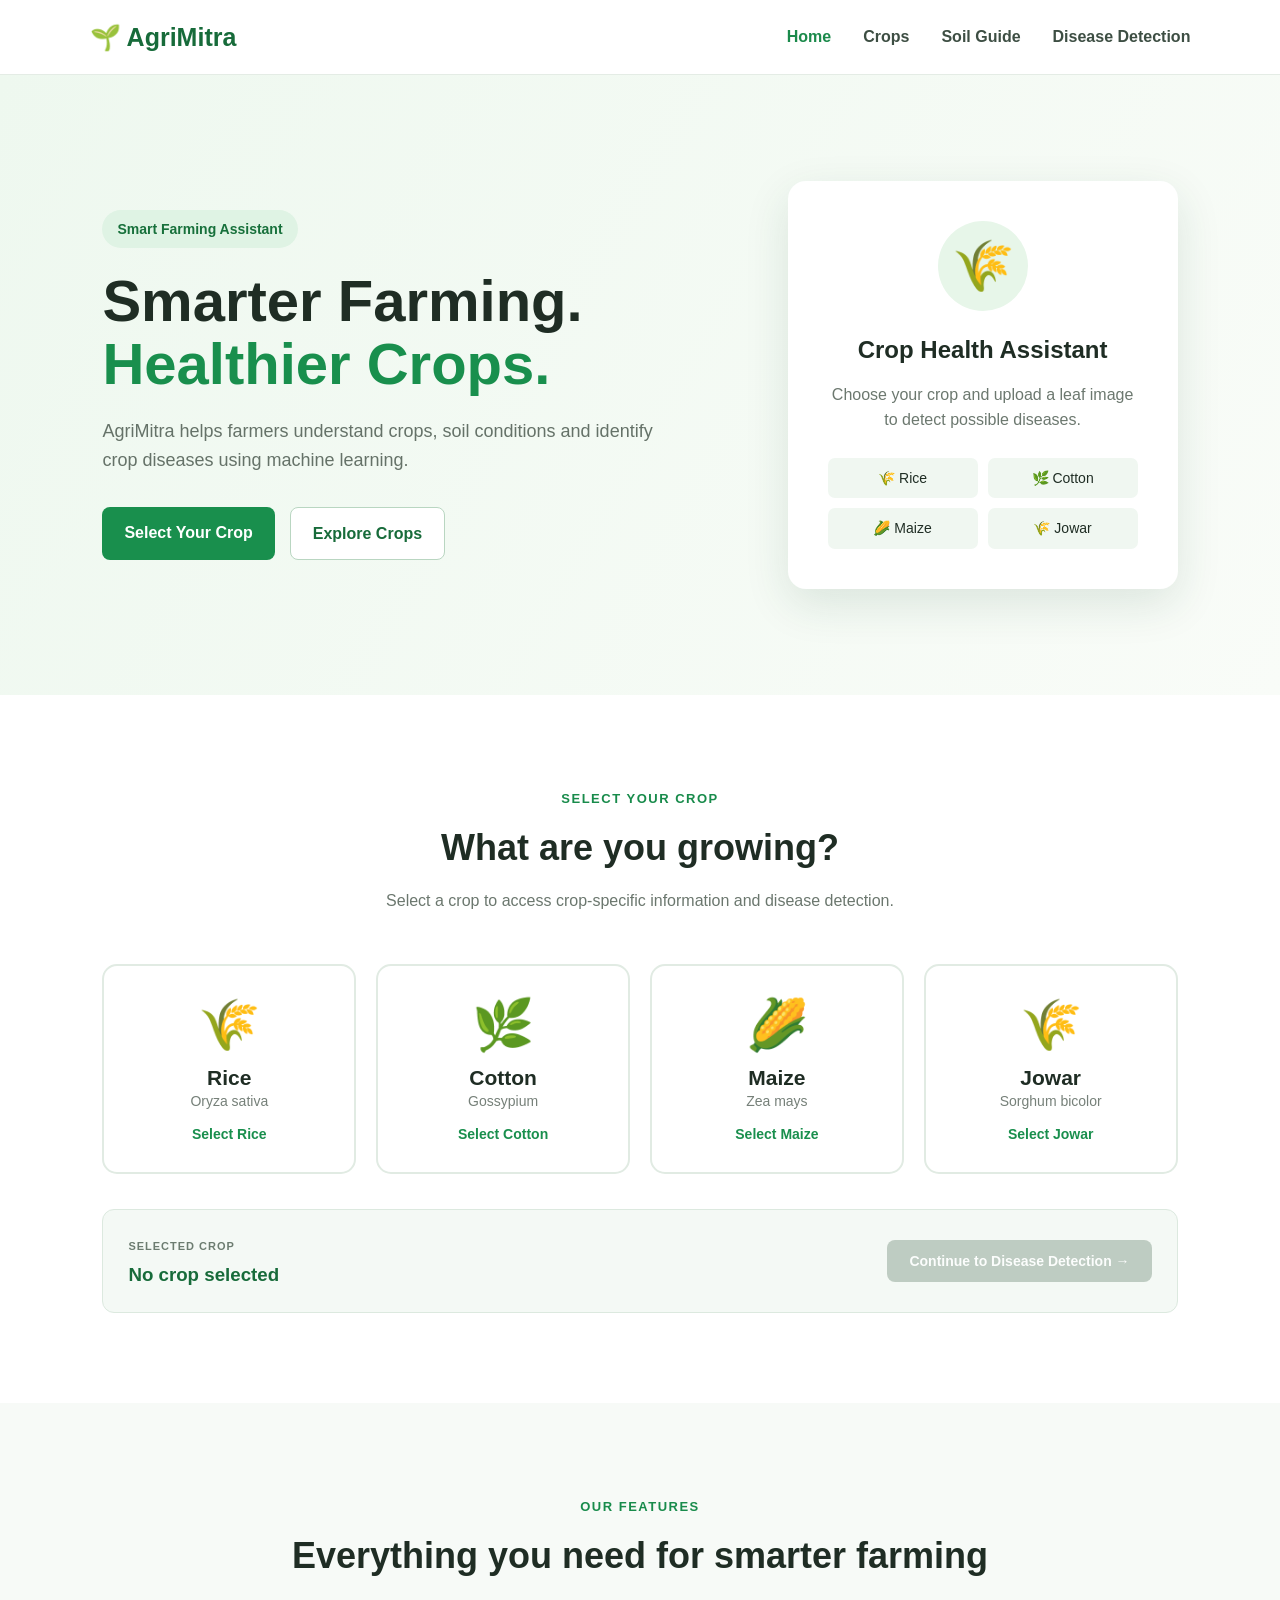
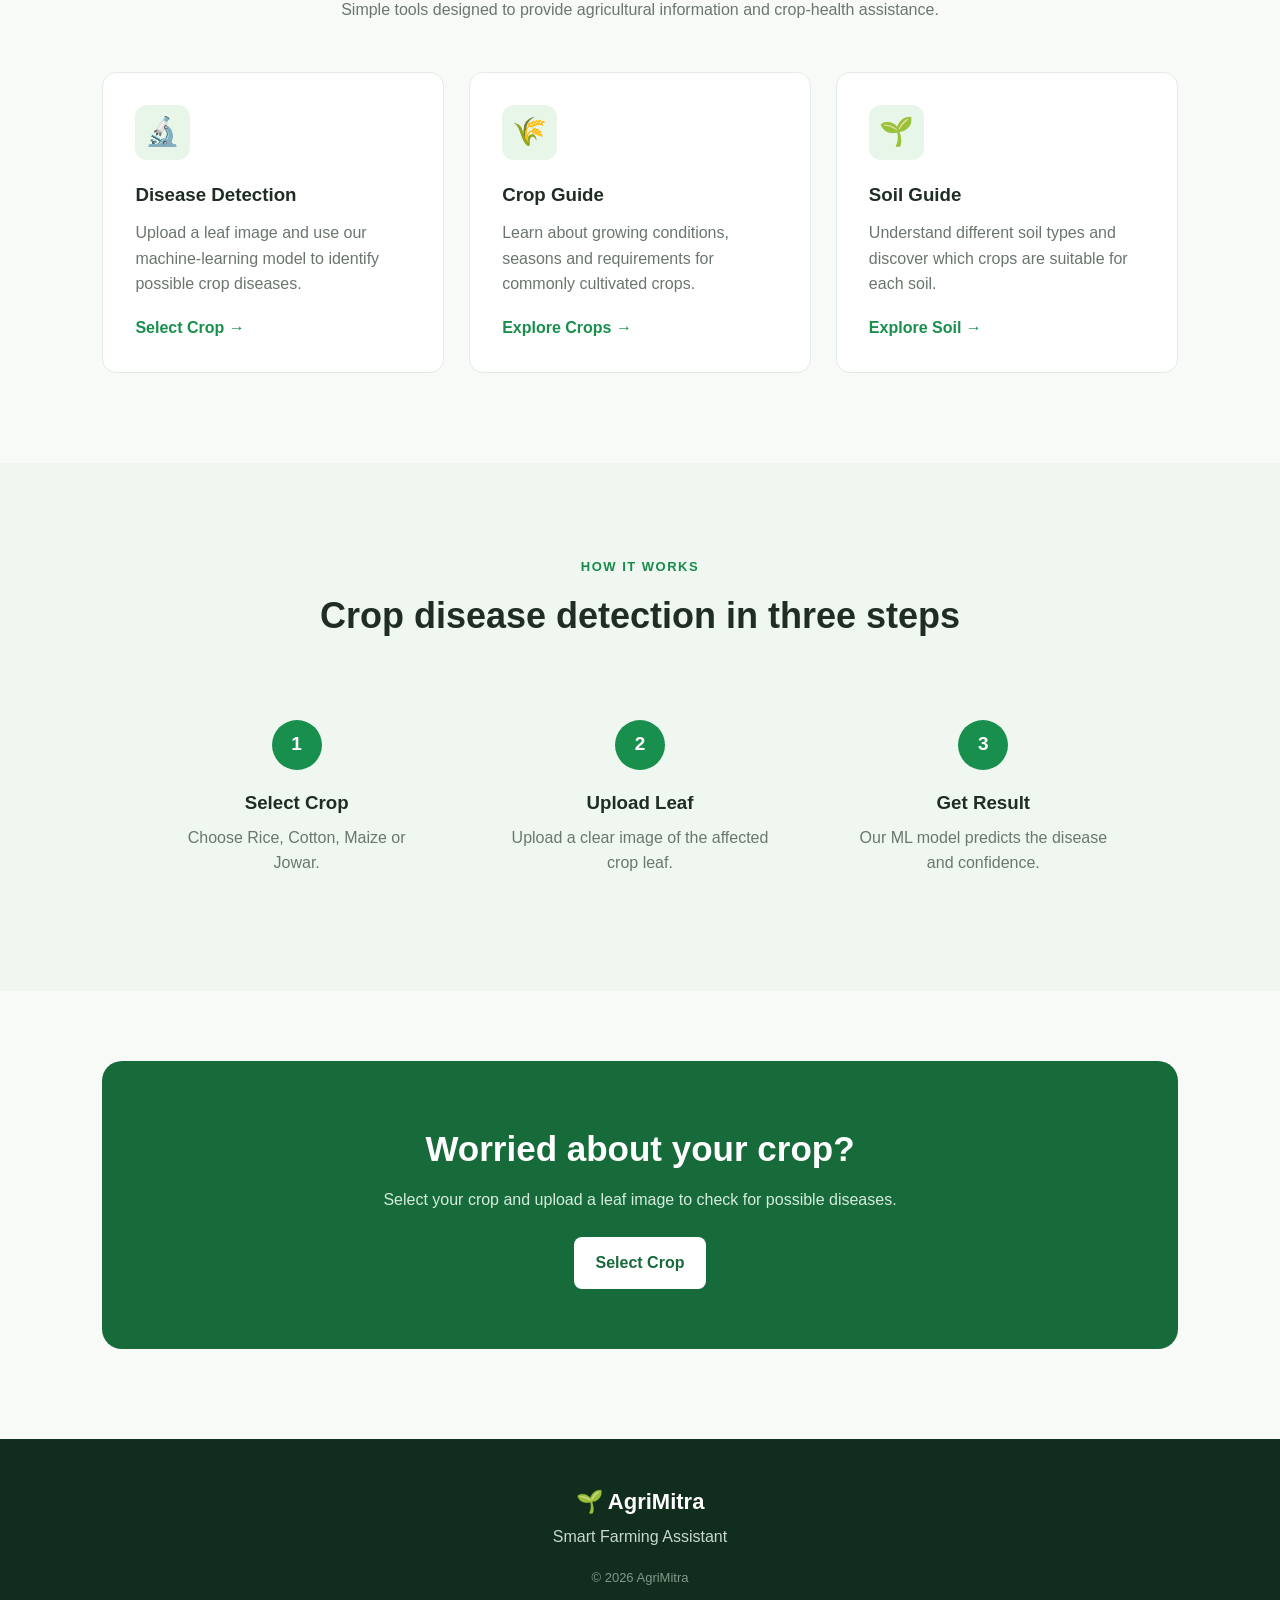
<file: index.html>
<!DOCTYPE html>
<html lang="en">
<head>
    <meta charset="UTF-8">
    <meta name="viewport" content="width=device-width, initial-scale=1.0">

    <title>AgriMitra | Smart Farming Assistant</title>

    <link rel="stylesheet" href="css/style.css">
</head>

<body>

    <!-- NAVBAR -->
    <nav class="navbar">
        <div class="logo">
            🌱 AgriMitra
        </div>

        <div class="nav-links">
            <a href="index.html" class="active">Home</a>
            <a href="crops.html">Crops</a>
            <a href="soil.html">Soil Guide</a>
            <a href="disease.html">Disease Detection</a>
        </div>
    </nav>


    <!-- HERO SECTION -->
    <section class="hero">

        <div class="hero-content">

            <span class="hero-tag">
                Smart Farming Assistant
            </span>

            <h1>
                Smarter Farming.<br>
                <span>Healthier Crops.</span>
            </h1>

            <p>
                AgriMitra helps farmers understand crops, soil conditions
                and identify crop diseases using machine learning.
            </p>

            <div class="hero-buttons">
                <a href="#crop-selection" class="primary-btn">
                    Select Your Crop
                </a>

                <a href="crops.html" class="secondary-btn">
                    Explore Crops
                </a>
            </div>

        </div>


        <div class="hero-card">

            <div class="plant-icon">
                🌾
            </div>

            <h2>Crop Health Assistant</h2>

            <p>
                Choose your crop and upload a leaf image to detect
                possible diseases.
            </p>

            <div class="supported">
                <span>🌾 Rice</span>
                <span>🌿 Cotton</span>
                <span>🌽 Maize</span>
                <span>🌾 Jowar</span>
            </div>

        </div>

    </section>


    <!-- CROP SELECTION -->
    <section class="crop-selection-section" id="crop-selection">

        <div class="section-heading">

            <span>SELECT YOUR CROP</span>

            <h2>What are you growing?</h2>

            <p>
                Select a crop to access crop-specific information
                and disease detection.
            </p>

        </div>


        <div class="select-crop-grid">

            <button
                class="select-crop-card"
                data-crop="Rice"
                onclick="selectCrop('Rice')"
            >
                <div class="crop-emoji">🌾</div>

                <h3>Rice</h3>

                <p>Oryza sativa</p>

                <span class="select-text">
                    Select Rice
                </span>
            </button>


            <button
                class="select-crop-card"
                data-crop="Cotton"
                onclick="selectCrop('Cotton')"
            >
                <div class="crop-emoji">🌿</div>

                <h3>Cotton</h3>

                <p>Gossypium</p>

                <span class="select-text">
                    Select Cotton
                </span>
            </button>


            <button
                class="select-crop-card"
                data-crop="Maize"
                onclick="selectCrop('Maize')"
            >
                <div class="crop-emoji">🌽</div>

                <h3>Maize</h3>

                <p>Zea mays</p>

                <span class="select-text">
                    Select Maize
                </span>
            </button>


            <button
                class="select-crop-card"
                data-crop="Jowar"
                onclick="selectCrop('Jowar')"
            >
                <div class="crop-emoji">🌾</div>

                <h3>Jowar</h3>

                <p>Sorghum bicolor</p>

                <span class="select-text">
                    Select Jowar
                </span>
            </button>

        </div>


        <!-- SELECTED CROP RESULT -->
        <div class="selected-crop-box" id="selectedCropBox">

            <div>
                <span class="selected-label">
                    SELECTED CROP
                </span>

                <h3 id="selectedCropName">
                    No crop selected
                </h3>
            </div>


            <button
                id="continueButton"
                class="continue-btn"
                onclick="continueToDisease()"
                disabled
            >
                Continue to Disease Detection →
            </button>

        </div>

    </section>


    <!-- FEATURES -->
    <section class="features-section">

        <div class="section-heading">

            <span>OUR FEATURES</span>

            <h2>
                Everything you need for smarter farming
            </h2>

            <p>
                Simple tools designed to provide agricultural
                information and crop-health assistance.
            </p>

        </div>


        <div class="features">

            <div class="feature-card">

                <div class="feature-icon">
                    🔬
                </div>

                <h3>Disease Detection</h3>

                <p>
                    Upload a leaf image and use our machine-learning
                    model to identify possible crop diseases.
                </p>

                <a href="#crop-selection">
                    Select Crop →
                </a>

            </div>


            <div class="feature-card">

                <div class="feature-icon">
                    🌾
                </div>

                <h3>Crop Guide</h3>

                <p>
                    Learn about growing conditions, seasons and
                    requirements for commonly cultivated crops.
                </p>

                <a href="crops.html">
                    Explore Crops →
                </a>

            </div>


            <div class="feature-card">

                <div class="feature-icon">
                    🌱
                </div>

                <h3>Soil Guide</h3>

                <p>
                    Understand different soil types and discover
                    which crops are suitable for each soil.
                </p>

                <a href="soil.html">
                    Explore Soil →
                </a>

            </div>

        </div>

    </section>


    <!-- HOW IT WORKS -->
    <section class="how-section">

        <div class="section-heading">

            <span>HOW IT WORKS</span>

            <h2>
                Crop disease detection in three steps
            </h2>

        </div>


        <div class="steps">

            <div class="step">

                <div class="step-number">
                    1
                </div>

                <h3>Select Crop</h3>

                <p>
                    Choose Rice, Cotton, Maize or Jowar.
                </p>

            </div>


            <div class="step">

                <div class="step-number">
                    2
                </div>

                <h3>Upload Leaf</h3>

                <p>
                    Upload a clear image of the affected crop leaf.
                </p>

            </div>


            <div class="step">

                <div class="step-number">
                    3
                </div>

                <h3>Get Result</h3>

                <p>
                    Our ML model predicts the disease and confidence.
                </p>

            </div>

        </div>

    </section>


    <!-- CTA -->
    <section class="cta">

        <h2>
            Worried about your crop?
        </h2>

        <p>
            Select your crop and upload a leaf image
            to check for possible diseases.
        </p>

        <a href="#crop-selection" class="cta-btn">
            Select Crop
        </a>

    </section>


    <!-- FOOTER -->
    <footer>

        <div class="footer-logo">
            🌱 AgriMitra
        </div>

        <p>
            Smart Farming Assistant
        </p>

        <p class="copyright">
            © 2026 AgriMitra
        </p>

    </footer>


    <script src="js/main.js"></script>

</body>
</html>
</file>
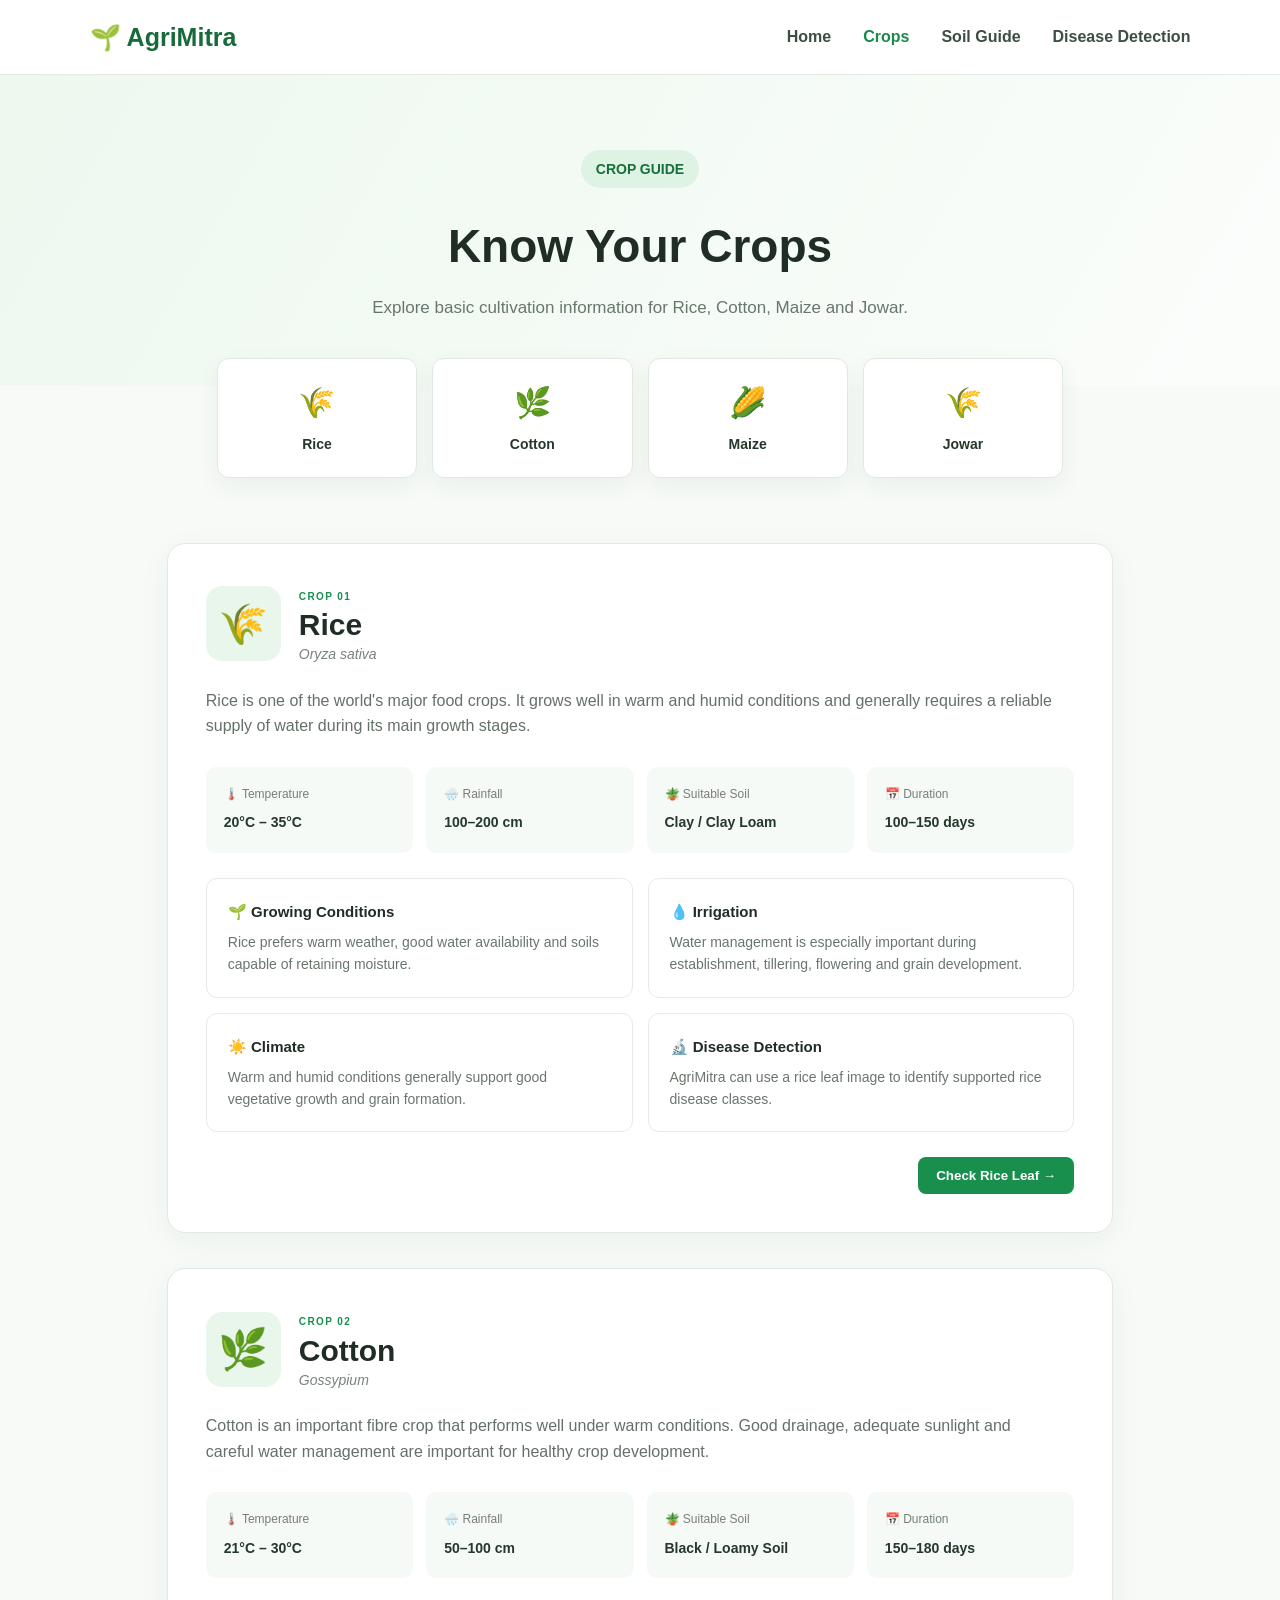
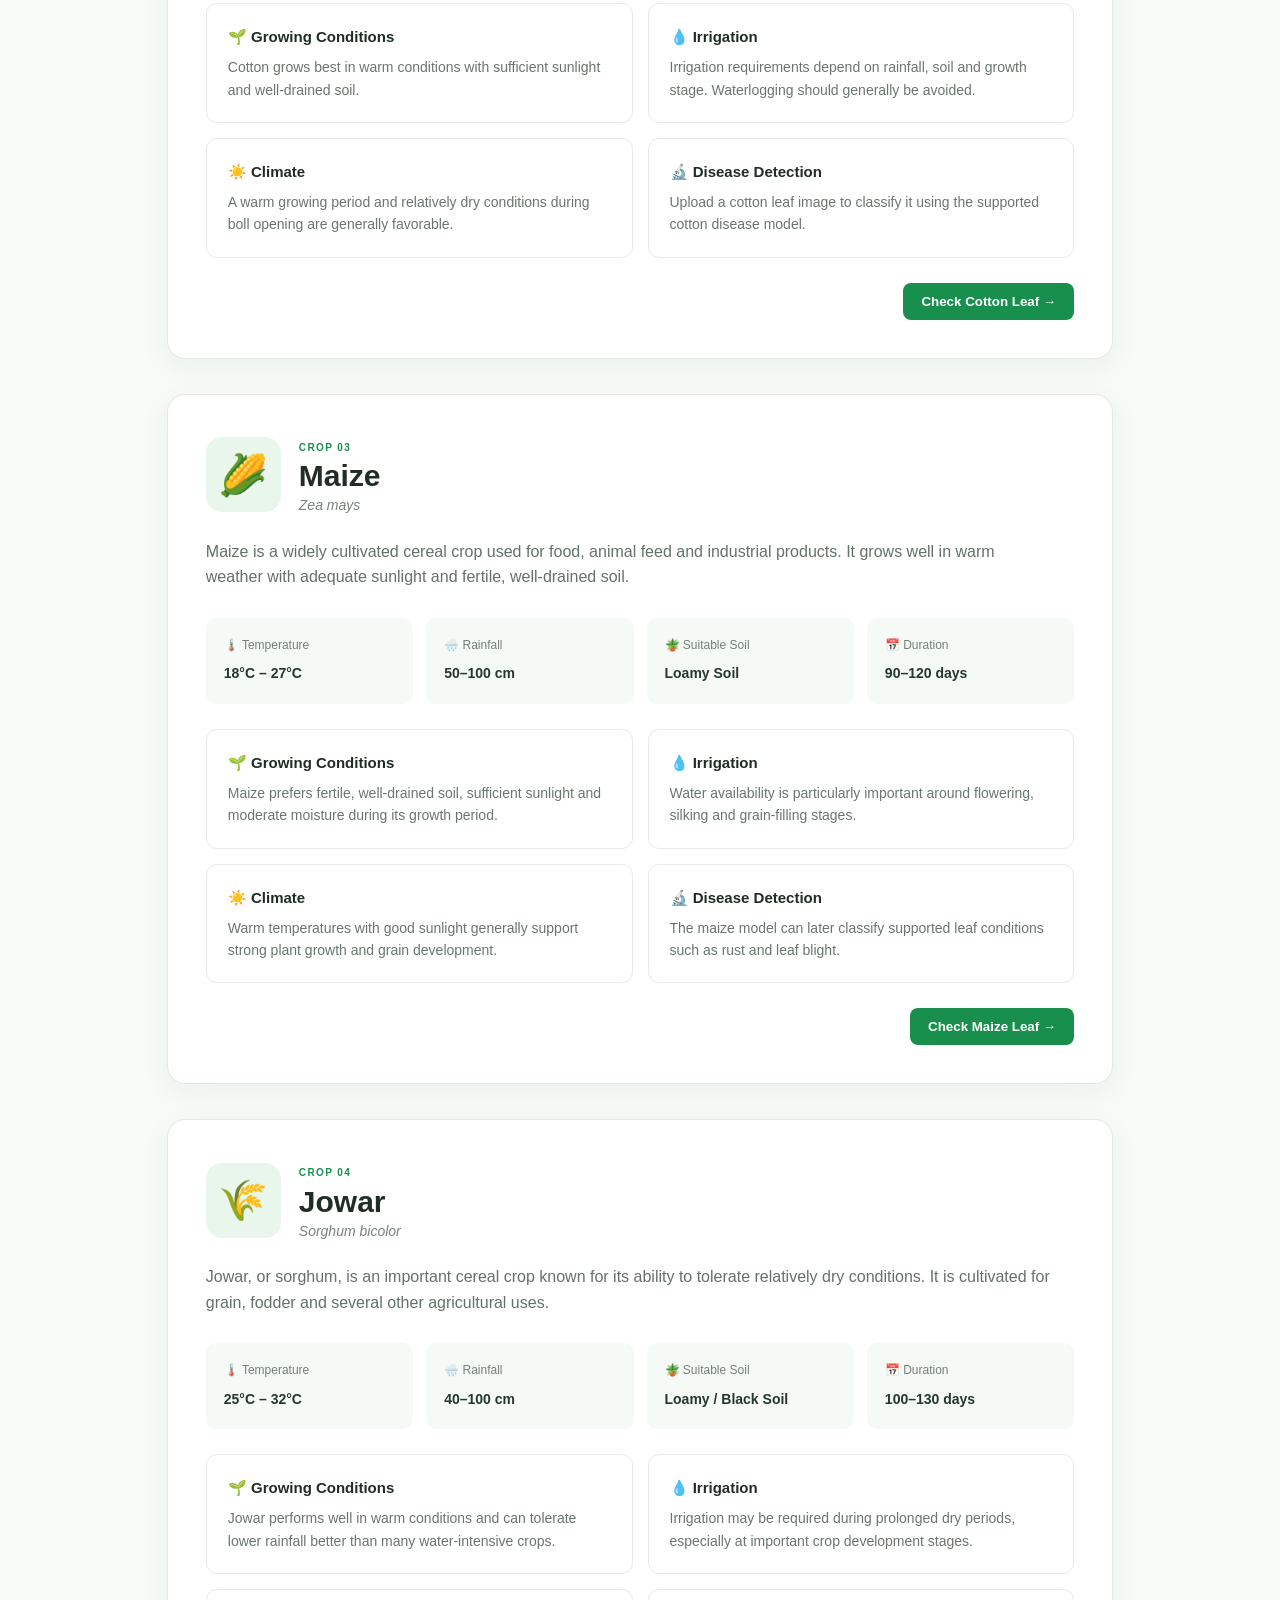
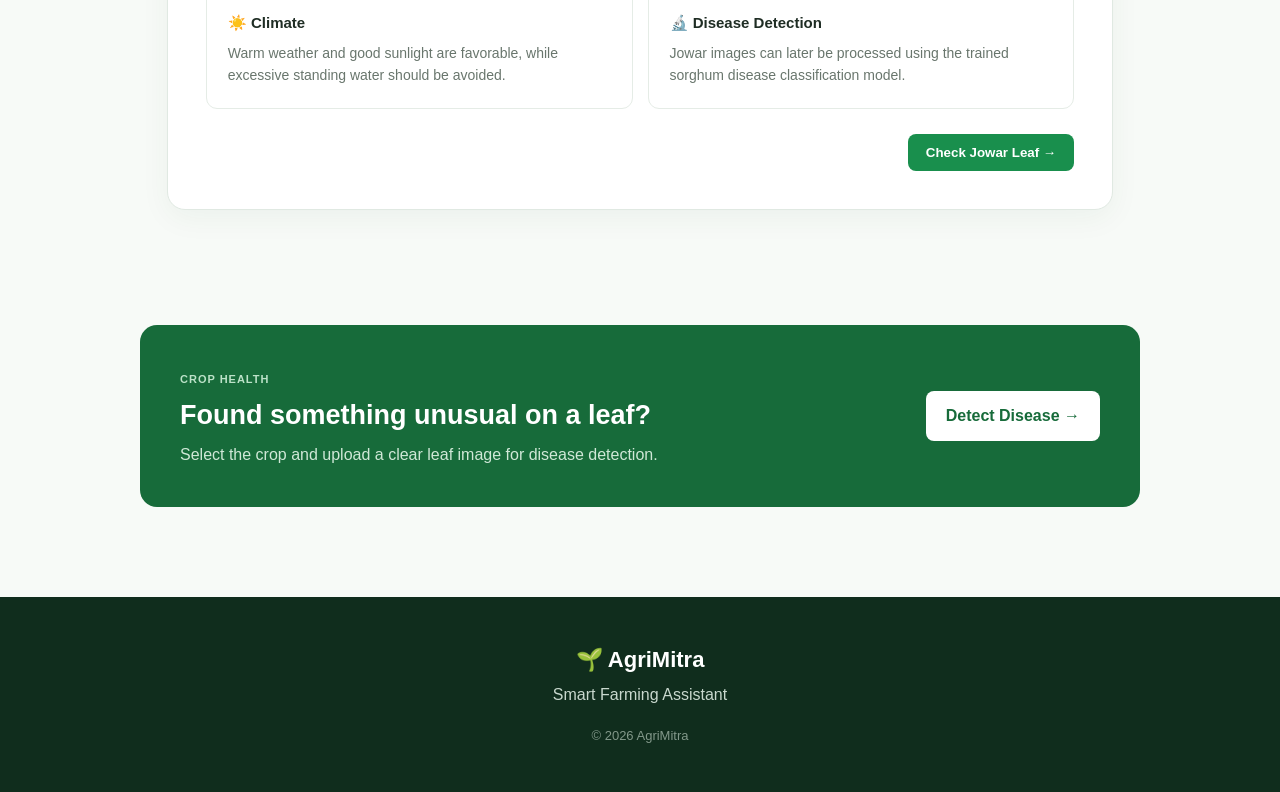
<file: crops.html>
<!DOCTYPE html>
<html lang="en">

<head>
    <meta charset="UTF-8">

    <meta name="viewport"
          content="width=device-width, initial-scale=1.0">

    <title>Crop Guide | AgriMitra</title>

    <link rel="stylesheet" href="css/style.css">
</head>

<body>


<!-- =========================================
     NAVBAR
========================================= -->

<nav class="navbar">

    <div class="logo">
        🌱 AgriMitra
    </div>

    <div class="nav-links">

        <a href="index.html">
            Home
        </a>

        <a href="crops.html" class="active">
            Crops
        </a>

        <a href="soil.html">
            Soil Guide
        </a>

        <a href="disease.html">
            Disease Detection
        </a>

    </div>

</nav>



<!-- =========================================
     PAGE HEADER
========================================= -->

<section class="crop-page-header">

    <span class="hero-tag">
        CROP GUIDE
    </span>

    <h1>
        Know Your Crops
    </h1>

    <p>
        Explore basic cultivation information for Rice,
        Cotton, Maize and Jowar.
    </p>

</section>



<!-- =========================================
     CROP QUICK NAVIGATION
========================================= -->

<section class="crop-navigation">

    <a href="#rice" class="crop-nav-card">

        <span>🌾</span>

        <strong>Rice</strong>

    </a>


    <a href="#cotton" class="crop-nav-card">

        <span>🌿</span>

        <strong>Cotton</strong>

    </a>


    <a href="#maize" class="crop-nav-card">

        <span>🌽</span>

        <strong>Maize</strong>

    </a>


    <a href="#jowar" class="crop-nav-card">

        <span>🌾</span>

        <strong>Jowar</strong>

    </a>

</section>



<!-- =========================================
     CROPS
========================================= -->

<main class="crop-guide-container">


    <!-- =====================================
         RICE
    ====================================== -->

    <section class="crop-detail-card" id="rice">


        <div class="crop-detail-heading">

            <div class="crop-detail-icon">
                🌾
            </div>


            <div>

                <span class="crop-number">
                    CROP 01
                </span>

                <h2>
                    Rice
                </h2>

                <p class="scientific-name">
                    Oryza sativa
                </p>

            </div>

        </div>


        <p class="crop-description">

            Rice is one of the world's major food crops.
            It grows well in warm and humid conditions and
            generally requires a reliable supply of water
            during its main growth stages.

        </p>



        <div class="crop-stats">


            <div class="crop-stat">

                <span>
                    🌡️ Temperature
                </span>

                <strong>
                    20°C – 35°C
                </strong>

            </div>


            <div class="crop-stat">

                <span>
                    🌧️ Rainfall
                </span>

                <strong>
                    100–200 cm
                </strong>

            </div>


            <div class="crop-stat">

                <span>
                    🪴 Suitable Soil
                </span>

                <strong>
                    Clay / Clay Loam
                </strong>

            </div>


            <div class="crop-stat">

                <span>
                    📅 Duration
                </span>

                <strong>
                    100–150 days
                </strong>

            </div>

        </div>



        <div class="crop-information-grid">


            <div class="crop-info-box">

                <h3>
                    🌱 Growing Conditions
                </h3>

                <p>
                    Rice prefers warm weather, good water
                    availability and soils capable of retaining
                    moisture.
                </p>

            </div>


            <div class="crop-info-box">

                <h3>
                    💧 Irrigation
                </h3>

                <p>
                    Water management is especially important
                    during establishment, tillering, flowering
                    and grain development.
                </p>

            </div>


            <div class="crop-info-box">

                <h3>
                    ☀️ Climate
                </h3>

                <p>
                    Warm and humid conditions generally support
                    good vegetative growth and grain formation.
                </p>

            </div>


            <div class="crop-info-box">

                <h3>
                    🔬 Disease Detection
                </h3>

                <p>
                    AgriMitra can use a rice leaf image to
                    identify supported rice disease classes.
                </p>

            </div>

        </div>



        <div class="crop-card-action">

            <button onclick="chooseCrop('Rice')">
                Check Rice Leaf →
            </button>

        </div>


    </section>



    <!-- =====================================
         COTTON
    ====================================== -->

    <section class="crop-detail-card" id="cotton">


        <div class="crop-detail-heading">

            <div class="crop-detail-icon">
                🌿
            </div>


            <div>

                <span class="crop-number">
                    CROP 02
                </span>

                <h2>
                    Cotton
                </h2>

                <p class="scientific-name">
                    Gossypium
                </p>

            </div>

        </div>


        <p class="crop-description">

            Cotton is an important fibre crop that performs
            well under warm conditions. Good drainage,
            adequate sunlight and careful water management
            are important for healthy crop development.

        </p>



        <div class="crop-stats">


            <div class="crop-stat">

                <span>
                    🌡️ Temperature
                </span>

                <strong>
                    21°C – 30°C
                </strong>

            </div>


            <div class="crop-stat">

                <span>
                    🌧️ Rainfall
                </span>

                <strong>
                    50–100 cm
                </strong>

            </div>


            <div class="crop-stat">

                <span>
                    🪴 Suitable Soil
                </span>

                <strong>
                    Black / Loamy Soil
                </strong>

            </div>


            <div class="crop-stat">

                <span>
                    📅 Duration
                </span>

                <strong>
                    150–180 days
                </strong>

            </div>

        </div>



        <div class="crop-information-grid">


            <div class="crop-info-box">

                <h3>
                    🌱 Growing Conditions
                </h3>

                <p>
                    Cotton grows best in warm conditions with
                    sufficient sunlight and well-drained soil.
                </p>

            </div>


            <div class="crop-info-box">

                <h3>
                    💧 Irrigation
                </h3>

                <p>
                    Irrigation requirements depend on rainfall,
                    soil and growth stage. Waterlogging should
                    generally be avoided.
                </p>

            </div>


            <div class="crop-info-box">

                <h3>
                    ☀️ Climate
                </h3>

                <p>
                    A warm growing period and relatively dry
                    conditions during boll opening are generally
                    favorable.
                </p>

            </div>


            <div class="crop-info-box">

                <h3>
                    🔬 Disease Detection
                </h3>

                <p>
                    Upload a cotton leaf image to classify it
                    using the supported cotton disease model.
                </p>

            </div>

        </div>



        <div class="crop-card-action">

            <button onclick="chooseCrop('Cotton')">
                Check Cotton Leaf →
            </button>

        </div>


    </section>



    <!-- =====================================
         MAIZE
    ====================================== -->

    <section class="crop-detail-card" id="maize">


        <div class="crop-detail-heading">

            <div class="crop-detail-icon">
                🌽
            </div>


            <div>

                <span class="crop-number">
                    CROP 03
                </span>

                <h2>
                    Maize
                </h2>

                <p class="scientific-name">
                    Zea mays
                </p>

            </div>

        </div>


        <p class="crop-description">

            Maize is a widely cultivated cereal crop used
            for food, animal feed and industrial products.
            It grows well in warm weather with adequate
            sunlight and fertile, well-drained soil.

        </p>



        <div class="crop-stats">


            <div class="crop-stat">

                <span>
                    🌡️ Temperature
                </span>

                <strong>
                    18°C – 27°C
                </strong>

            </div>


            <div class="crop-stat">

                <span>
                    🌧️ Rainfall
                </span>

                <strong>
                    50–100 cm
                </strong>

            </div>


            <div class="crop-stat">

                <span>
                    🪴 Suitable Soil
                </span>

                <strong>
                    Loamy Soil
                </strong>

            </div>


            <div class="crop-stat">

                <span>
                    📅 Duration
                </span>

                <strong>
                    90–120 days
                </strong>

            </div>

        </div>



        <div class="crop-information-grid">


            <div class="crop-info-box">

                <h3>
                    🌱 Growing Conditions
                </h3>

                <p>
                    Maize prefers fertile, well-drained soil,
                    sufficient sunlight and moderate moisture
                    during its growth period.
                </p>

            </div>


            <div class="crop-info-box">

                <h3>
                    💧 Irrigation
                </h3>

                <p>
                    Water availability is particularly important
                    around flowering, silking and grain-filling
                    stages.
                </p>

            </div>


            <div class="crop-info-box">

                <h3>
                    ☀️ Climate
                </h3>

                <p>
                    Warm temperatures with good sunlight generally
                    support strong plant growth and grain
                    development.
                </p>

            </div>


            <div class="crop-info-box">

                <h3>
                    🔬 Disease Detection
                </h3>

                <p>
                    The maize model can later classify supported
                    leaf conditions such as rust and leaf blight.
                </p>

            </div>

        </div>



        <div class="crop-card-action">

            <button onclick="chooseCrop('Maize')">
                Check Maize Leaf →
            </button>

        </div>


    </section>



    <!-- =====================================
         JOWAR
    ====================================== -->

    <section class="crop-detail-card" id="jowar">


        <div class="crop-detail-heading">

            <div class="crop-detail-icon">
                🌾
            </div>


            <div>

                <span class="crop-number">
                    CROP 04
                </span>

                <h2>
                    Jowar
                </h2>

                <p class="scientific-name">
                    Sorghum bicolor
                </p>

            </div>

        </div>


        <p class="crop-description">

            Jowar, or sorghum, is an important cereal crop
            known for its ability to tolerate relatively dry
            conditions. It is cultivated for grain, fodder
            and several other agricultural uses.

        </p>



        <div class="crop-stats">


            <div class="crop-stat">

                <span>
                    🌡️ Temperature
                </span>

                <strong>
                    25°C – 32°C
                </strong>

            </div>


            <div class="crop-stat">

                <span>
                    🌧️ Rainfall
                </span>

                <strong>
                    40–100 cm
                </strong>

            </div>


            <div class="crop-stat">

                <span>
                    🪴 Suitable Soil
                </span>

                <strong>
                    Loamy / Black Soil
                </strong>

            </div>


            <div class="crop-stat">

                <span>
                    📅 Duration
                </span>

                <strong>
                    100–130 days
                </strong>

            </div>

        </div>



        <div class="crop-information-grid">


            <div class="crop-info-box">

                <h3>
                    🌱 Growing Conditions
                </h3>

                <p>
                    Jowar performs well in warm conditions
                    and can tolerate lower rainfall better
                    than many water-intensive crops.
                </p>

            </div>


            <div class="crop-info-box">

                <h3>
                    💧 Irrigation
                </h3>

                <p>
                    Irrigation may be required during prolonged
                    dry periods, especially at important crop
                    development stages.
                </p>

            </div>


            <div class="crop-info-box">

                <h3>
                    ☀️ Climate
                </h3>

                <p>
                    Warm weather and good sunlight are favorable,
                    while excessive standing water should be
                    avoided.
                </p>

            </div>


            <div class="crop-info-box">

                <h3>
                    🔬 Disease Detection
                </h3>

                <p>
                    Jowar images can later be processed using
                    the trained sorghum disease classification
                    model.
                </p>

            </div>

        </div>



        <div class="crop-card-action">

            <button onclick="chooseCrop('Jowar')">
                Check Jowar Leaf →
            </button>

        </div>


    </section>


</main>



<!-- =========================================
     CTA
========================================= -->

<section class="crop-page-cta">

    <div>

        <span>
            CROP HEALTH
        </span>

        <h2>
            Found something unusual on a leaf?
        </h2>

        <p>
            Select the crop and upload a clear leaf image
            for disease detection.
        </p>

    </div>


    <a href="disease.html">
        Detect Disease →
    </a>

</section>



<!-- =========================================
     FOOTER
========================================= -->

<footer>

    <div class="footer-logo">
        🌱 AgriMitra
    </div>

    <p>
        Smart Farming Assistant
    </p>

    <p class="copyright">
        © 2026 AgriMitra
    </p>

</footer>



<!-- =========================================
     PAGE JAVASCRIPT
========================================= -->

<script>

function chooseCrop(crop) {

    localStorage.setItem(
        "agrimitraSelectedCrop",
        crop
    );

    window.location.href =
        "disease.html";

}

</script>


</body>

</html>
</file>
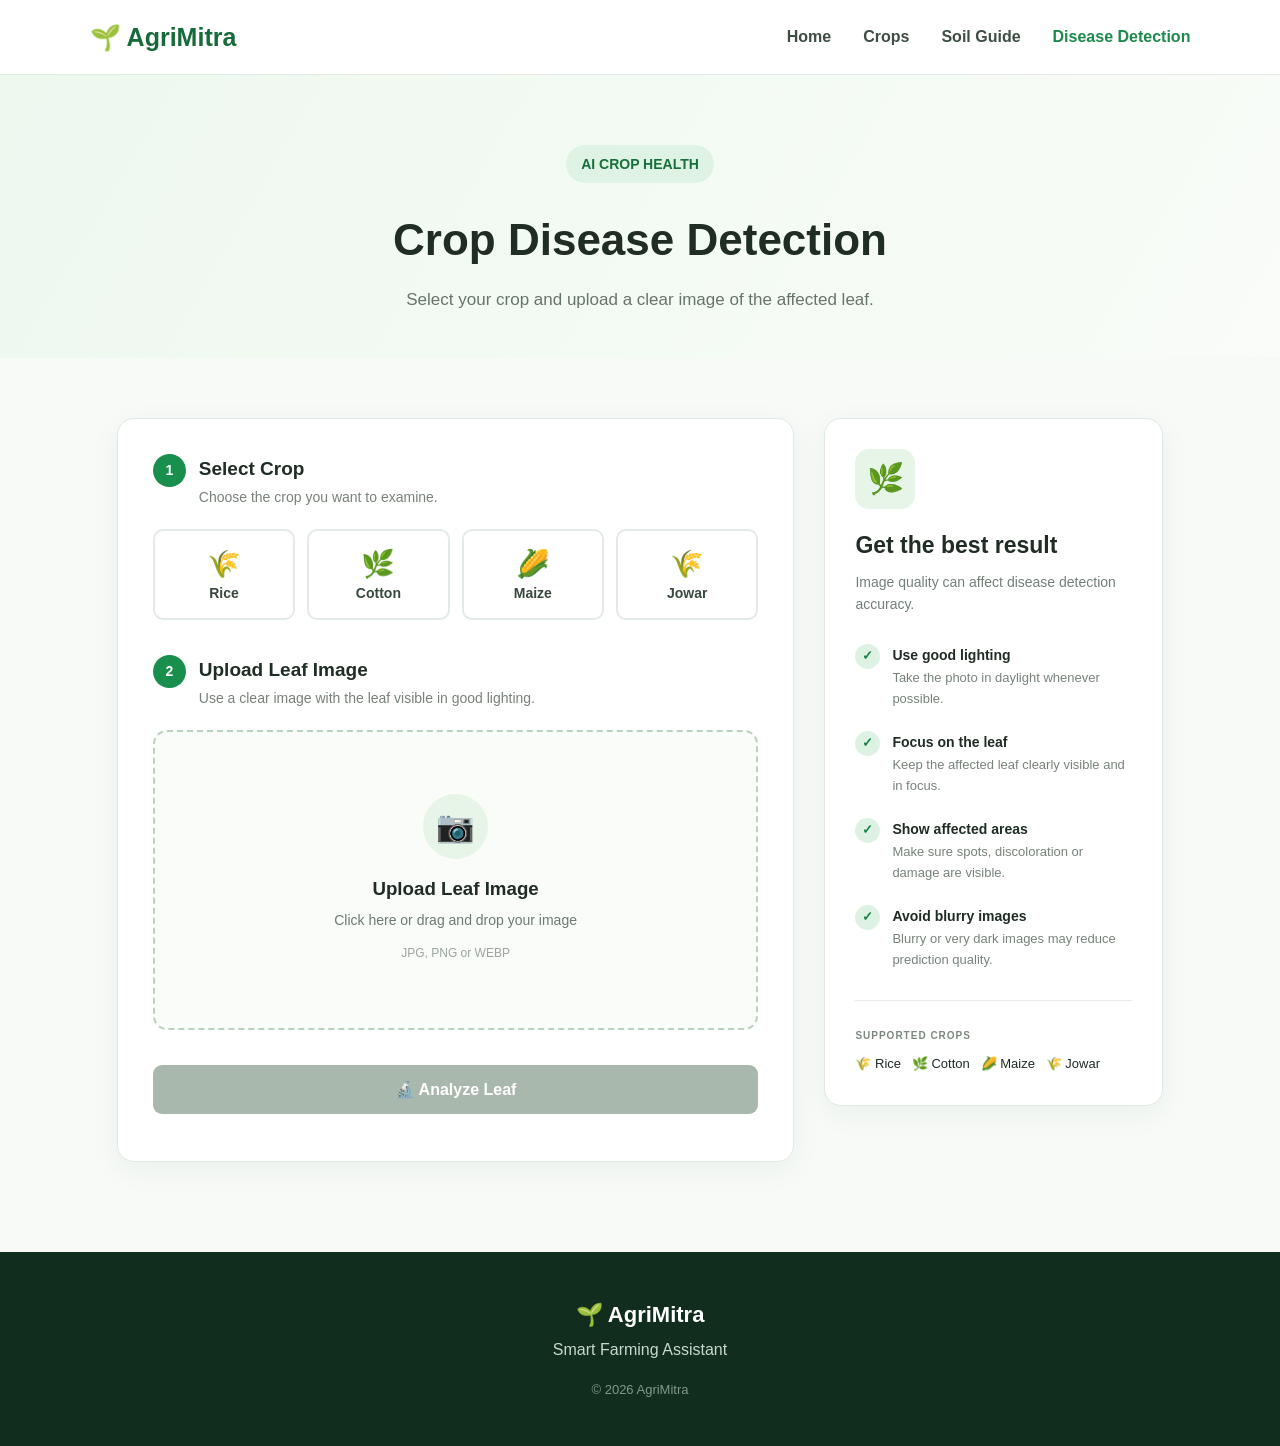
<file: disease.html>
<!DOCTYPE html>
<html lang="en">

<head>

    <meta charset="UTF-8">

    <meta name="viewport"
          content="width=device-width, initial-scale=1.0">

    <title>Disease Detection | AgriMitra</title>

    <link rel="stylesheet" href="css/style.css">

</head>


<body>


<!-- ==============================
     NAVBAR
================================ -->

<nav class="navbar">

    <div class="logo">
        🌱 AgriMitra
    </div>

    <div class="nav-links">

        <a href="index.html">
            Home
        </a>

        <a href="crops.html">
            Crops
        </a>

        <a href="soil.html">
            Soil Guide
        </a>

        <a href="disease.html"
           class="active">
            Disease Detection
        </a>

    </div>

</nav>



<!-- ==============================
     PAGE HEADER
================================ -->

<section class="disease-header">

    <span class="hero-tag">
        AI CROP HEALTH
    </span>

    <h1>
        Crop Disease Detection
    </h1>

    <p>
        Select your crop and upload a clear image
        of the affected leaf.
    </p>

</section>



<!-- ==============================
     DISEASE DETECTION AREA
================================ -->

<section class="disease-section">


    <!-- LEFT SIDE -->

    <div class="disease-form-card">


        <!-- STEP 1 -->

        <div class="disease-step">

            <div class="disease-step-title">

                <span class="small-step-number">
                    1
                </span>

                <div>

                    <h3>
                        Select Crop
                    </h3>

                    <p>
                        Choose the crop you want to examine.
                    </p>

                </div>

            </div>


            <div class="disease-crop-grid">


                <button
                    class="disease-crop-card"
                    data-crop="Rice"
                    onclick="selectDiseaseCrop('Rice')">

                    <span>
                        🌾
                    </span>

                    Rice

                </button>


                <button
                    class="disease-crop-card"
                    data-crop="Cotton"
                    onclick="selectDiseaseCrop('Cotton')">

                    <span>
                        🌿
                    </span>

                    Cotton

                </button>


                <button
                    class="disease-crop-card"
                    data-crop="Maize"
                    onclick="selectDiseaseCrop('Maize')">

                    <span>
                        🌽
                    </span>

                    Maize

                </button>


                <button
                    class="disease-crop-card"
                    data-crop="Jowar"
                    onclick="selectDiseaseCrop('Jowar')">

                    <span>
                        🌾
                    </span>

                    Jowar

                </button>


            </div>

        </div>



        <!-- STEP 2 -->

        <div class="disease-step">

            <div class="disease-step-title">

                <span class="small-step-number">
                    2
                </span>

                <div>

                    <h3>
                        Upload Leaf Image
                    </h3>

                    <p>
                        Use a clear image with the leaf
                        visible in good lighting.
                    </p>

                </div>

            </div>



            <!-- UPLOAD BOX -->

            <div
                class="upload-box"
                id="uploadBox"
                onclick="openFilePicker()"
            >

                <input
                    type="file"
                    id="leafImage"
                    accept="image/png,
                            image/jpeg,
                            image/jpg,
                            image/webp"
                    hidden
                >


                <div
                    id="uploadContent"
                    class="upload-content"
                >

                    <div class="upload-icon">
                        📷
                    </div>

                    <h3>
                        Upload Leaf Image
                    </h3>

                    <p>
                        Click here or drag and drop
                        your image
                    </p>

                    <span>
                        JPG, PNG or WEBP
                    </span>

                </div>



                <!-- IMAGE PREVIEW -->

                <div
                    id="imagePreviewContainer"
                    class="image-preview-container"
                >

                    <img
                        id="imagePreview"
                        alt="Leaf preview"
                    >

                </div>


            </div>



            <!-- IMAGE ACTIONS -->

            <div
                class="image-actions"
                id="imageActions"
            >

                <button
                    class="change-image-btn"
                    onclick="changeImage(event)"
                >
                    Change Image
                </button>


                <button
                    class="remove-image-btn"
                    onclick="removeImage(event)"
                >
                    Remove
                </button>

            </div>


        </div>



        <!-- ANALYZE BUTTON -->

        <button
            id="analyzeButton"
            class="analyze-btn"
            onclick="analyzeLeaf()"
            disabled
        >

            🔬 Analyze Leaf

        </button>


        <p
            class="analysis-message"
            id="analysisMessage"
        ></p>


    </div>



    <!-- RIGHT SIDE -->

    <div class="disease-info-panel">


        <div class="info-panel-icon">
            🌿
        </div>


        <h2>
            Get the best result
        </h2>


        <p class="info-intro">

            Image quality can affect disease
            detection accuracy.

        </p>



        <div class="photo-tip">

            <span>
                ✓
            </span>

            <div>

                <h4>
                    Use good lighting
                </h4>

                <p>
                    Take the photo in daylight
                    whenever possible.
                </p>

            </div>

        </div>



        <div class="photo-tip">

            <span>
                ✓
            </span>

            <div>

                <h4>
                    Focus on the leaf
                </h4>

                <p>
                    Keep the affected leaf clearly
                    visible and in focus.
                </p>

            </div>

        </div>



        <div class="photo-tip">

            <span>
                ✓
            </span>

            <div>

                <h4>
                    Show affected areas
                </h4>

                <p>
                    Make sure spots, discoloration
                    or damage are visible.
                </p>

            </div>

        </div>



        <div class="photo-tip">

            <span>
                ✓
            </span>

            <div>

                <h4>
                    Avoid blurry images
                </h4>

                <p>
                    Blurry or very dark images may
                    reduce prediction quality.
                </p>

            </div>

        </div>



        <div class="supported-models">

            <span>
                SUPPORTED CROPS
            </span>

            <p>
                🌾 Rice &nbsp;
                🌿 Cotton &nbsp;
                🌽 Maize &nbsp;
                🌾 Jowar
            </p>

        </div>


    </div>


</section>



<!-- ==============================
     RESULT SECTION
================================ -->

<section
    class="prediction-section"
    id="predictionSection"
>


    <div class="prediction-card">


        <div class="prediction-header">

            <div>

                <span class="result-label">
                    ANALYSIS RESULT
                </span>

                <h2 id="resultDisease">
                    Disease Name
                </h2>

            </div>


            <div class="confidence-box">

                <span>
                    Confidence
                </span>

                <strong id="resultConfidence">
                    --%
                </strong>

            </div>

        </div>



        <div class="prediction-divider"></div>



        <div class="prediction-details">


            <div class="result-info-card">

                <h3>
                    🔎 Symptoms
                </h3>

                <p id="resultSymptoms">
                    Disease symptoms will appear here.
                </p>

            </div>



            <div class="result-info-card">

                <h3>
                    💊 Treatment
                </h3>

                <p id="resultTreatment">
                    Treatment information will appear here.
                </p>

            </div>



            <div class="result-info-card">

                <h3>
                    🛡️ Prevention
                </h3>

                <p id="resultPrevention">
                    Prevention information will appear here.
                </p>

            </div>


        </div>


        <button
            class="scan-again-btn"
            onclick="scanAgain()"
        >
            Analyze Another Leaf
        </button>


    </div>


</section>



<!-- ==============================
     FOOTER
================================ -->

<footer>

    <div class="footer-logo">
        🌱 AgriMitra
    </div>

    <p>
        Smart Farming Assistant
    </p>

    <p class="copyright">
        © 2026 AgriMitra
    </p>

</footer>



<script src="js/disease.js"></script>


</body>

</html>
</file>
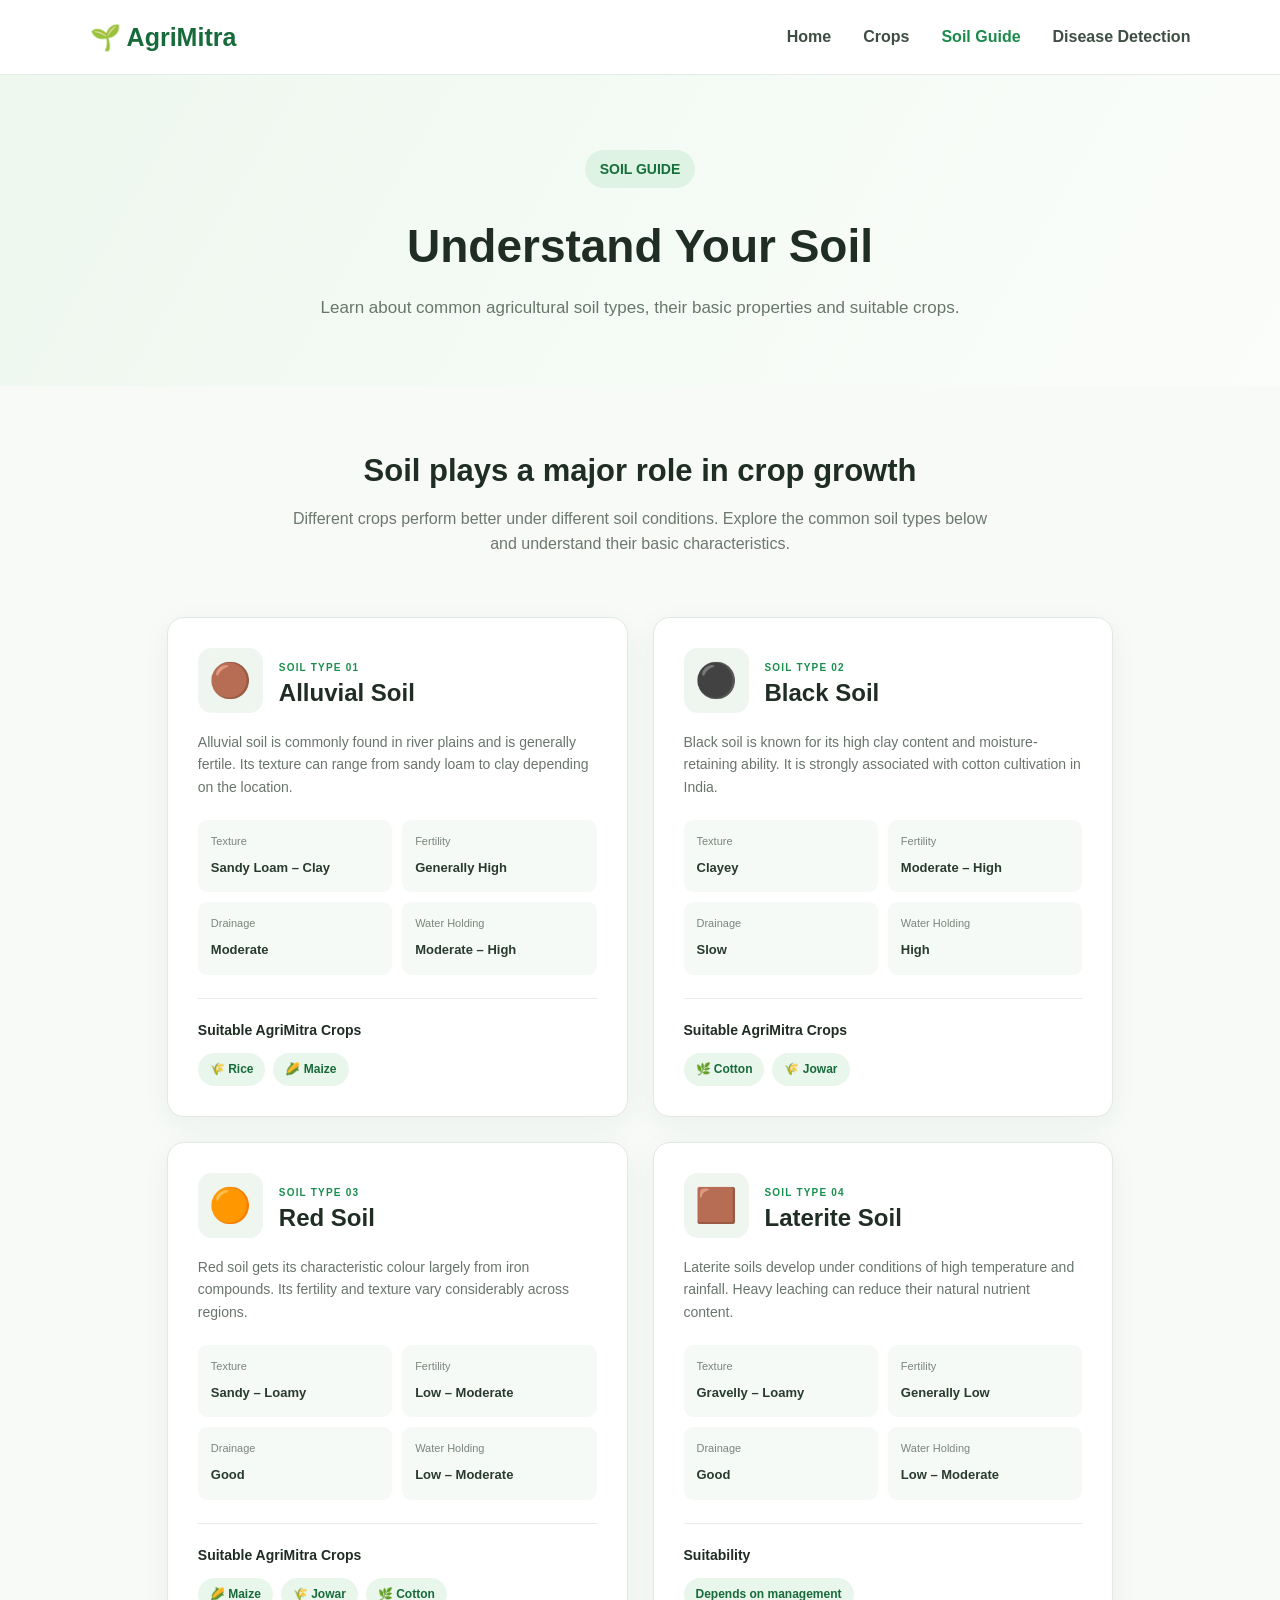
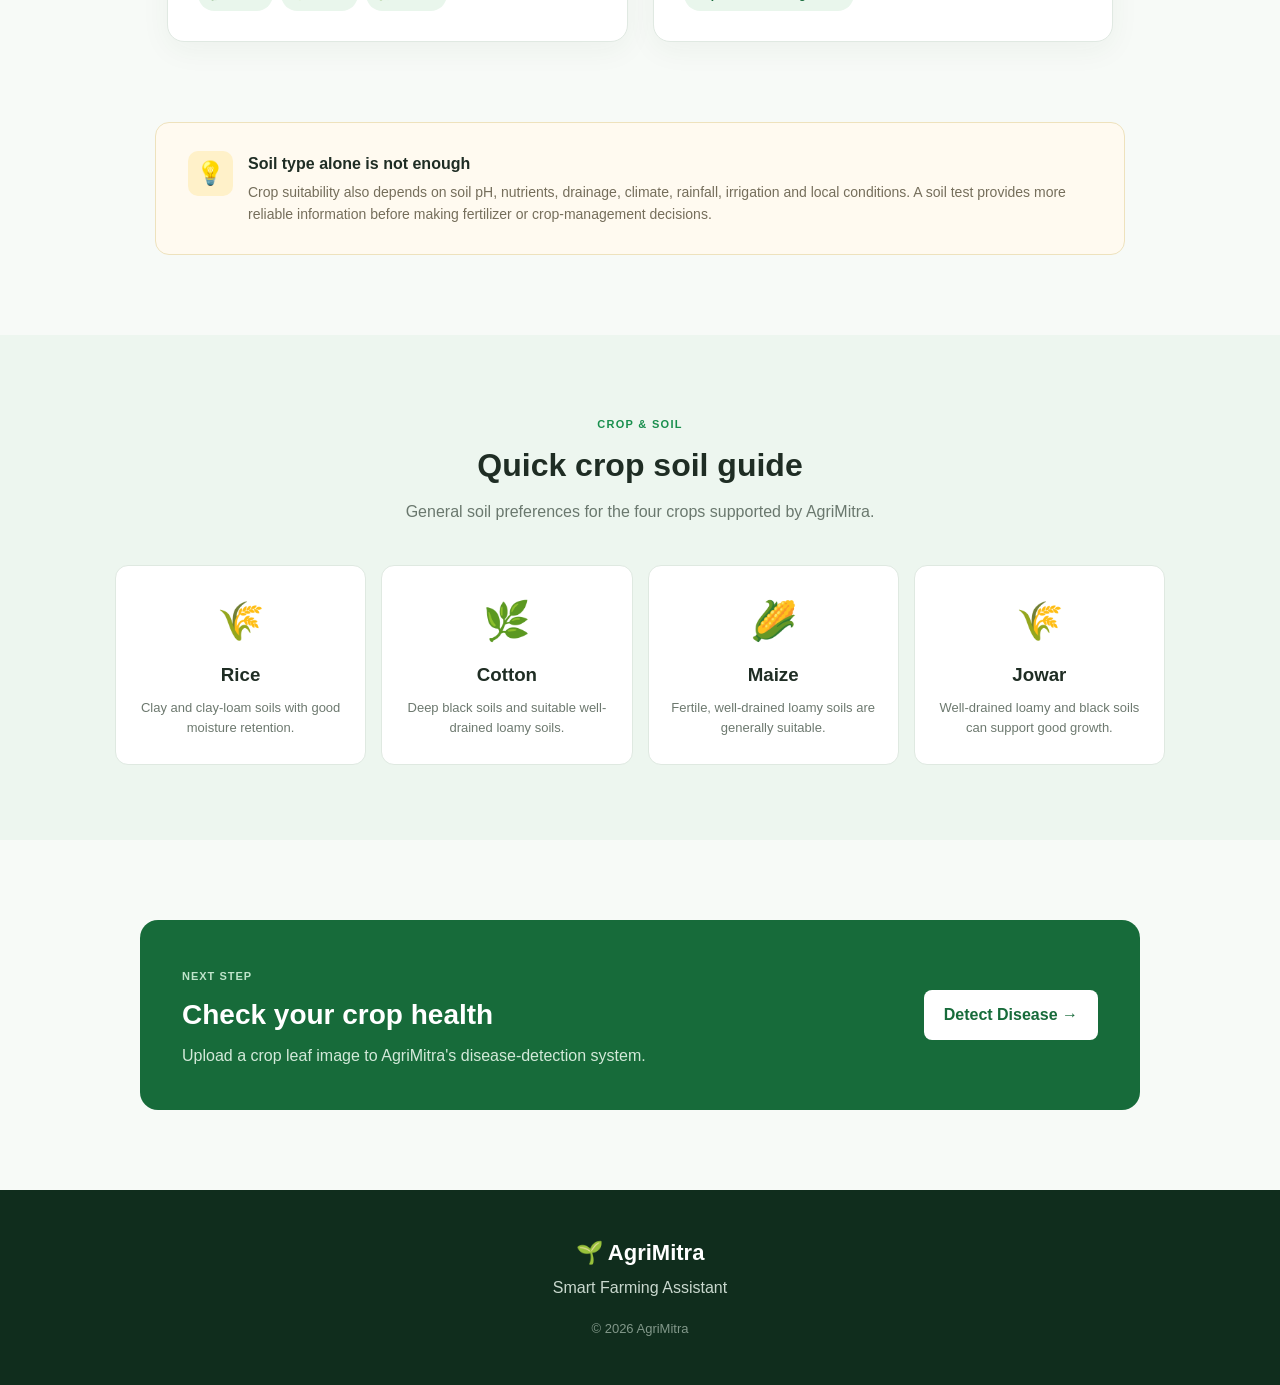
<file: soil.html>
<!DOCTYPE html>
<html lang="en">

<head>

    <meta charset="UTF-8">

    <meta name="viewport"
          content="width=device-width, initial-scale=1.0">

    <title>Soil Guide | AgriMitra</title>

    <link rel="stylesheet" href="css/style.css">


    <!-- Soil page specific styles -->
    <style>

        /* =========================================
           SOIL PAGE HEADER
        ========================================= */

        .soil-page-header {
            padding: 75px 8% 65px;

            text-align: center;

            background:
                linear-gradient(
                    120deg,
                    #eef8ef,
                    #fbfdfb
                );
        }

        .soil-page-header h1 {
            font-size: 46px;

            margin-bottom: 10px;
        }

        .soil-page-header p {
            max-width: 650px;

            margin: auto;

            color: #68776c;

            font-size: 17px;
        }


        /* =========================================
           SOIL INTRODUCTION
        ========================================= */

        .soil-introduction {

            max-width: 1050px;

            margin: 60px auto 40px;

            padding: 0 6%;

            text-align: center;
        }

        .soil-introduction h2 {

            font-size: 31px;

            margin-bottom: 10px;
        }

        .soil-introduction p {

            max-width: 720px;

            margin: auto;

            color: #6c786f;
        }


        /* =========================================
           SOIL CARDS
        ========================================= */

        .soil-grid {

            max-width: 1100px;

            margin: auto;

            padding: 20px 6% 80px;

            display: grid;

            grid-template-columns:
                repeat(2, 1fr);

            gap: 25px;
        }


        .soil-card {

            background: white;

            border: 1px solid #e0e9e2;

            border-radius: 17px;

            padding: 30px;

            box-shadow:
                0 8px 30px
                rgba(30, 75, 42, 0.05);

            transition: 0.25s;
        }


        .soil-card:hover {

            transform:
                translateY(-5px);

            border-color:
                #a5cdae;

            box-shadow:
                0 15px 35px
                rgba(30, 75, 42, 0.09);
        }


        /* =========================================
           SOIL CARD HEADER
        ========================================= */

        .soil-card-header {

            display: flex;

            align-items: center;

            gap: 16px;

            margin-bottom: 18px;
        }


        .soil-icon {

            width: 65px;
            height: 65px;

            flex-shrink: 0;

            display: flex;

            align-items: center;

            justify-content: center;

            border-radius: 14px;

            background: #eef6ef;

            font-size: 34px;
        }


        .soil-card-header span {

            color: #198f4d;

            font-size: 10px;

            font-weight: bold;

            letter-spacing: 1.2px;
        }


        .soil-card-header h2 {

            font-size: 24px;

            line-height: 1.2;
        }


        .soil-description {

            color: #68756c;

            font-size: 14px;

            margin-bottom: 22px;
        }


        /* =========================================
           SOIL PROPERTIES
        ========================================= */

        .soil-properties {

            display: grid;

            grid-template-columns:
                repeat(2, 1fr);

            gap: 10px;

            margin-bottom: 23px;
        }


        .soil-property {

            padding: 13px;

            border-radius: 9px;

            background: #f6faf7;
        }


        .soil-property span {

            display: block;

            color: #7a867d;

            font-size: 11px;

            margin-bottom: 3px;
        }


        .soil-property strong {

            color: #293b2f;

            font-size: 13px;
        }


        /* =========================================
           SUITABLE CROPS
        ========================================= */

        .suitable-crops {

            padding-top: 20px;

            border-top:
                1px solid #e6ece7;
        }


        .suitable-crops h3 {

            font-size: 14px;

            margin-bottom: 12px;
        }


        .soil-crop-tags {

            display: flex;

            flex-wrap: wrap;

            gap: 8px;
        }


        .soil-crop-tag {

            padding: 7px 12px;

            border-radius: 20px;

            background: #e9f6ec;

            color: #176b3a;

            font-size: 12px;

            font-weight: bold;
        }


        /* =========================================
           SOIL NOTE
        ========================================= */

        .soil-note {

            max-width: 970px;

            margin: 0 auto 80px;

            padding: 28px 32px;

            display: flex;

            align-items: flex-start;

            gap: 15px;

            border-radius: 14px;

            background: #fffaf0;

            border: 1px solid #eee2bd;
        }


        .soil-note-icon {

            width: 45px;
            height: 45px;

            flex-shrink: 0;

            display: flex;

            align-items: center;

            justify-content: center;

            border-radius: 10px;

            background: #fff1c9;

            font-size: 23px;
        }


        .soil-note h3 {

            margin-bottom: 4px;

            font-size: 16px;
        }


        .soil-note p {

            color: #756e5b;

            font-size: 14px;
        }


        /* =========================================
           CROP-SOIL MATCH
        ========================================= */

        .soil-match-section {

            padding: 75px 8%;

            background: #edf6ef;
        }


        .soil-match-container {

            max-width: 1050px;

            margin: auto;
        }


        .soil-match-heading {

            text-align: center;

            max-width: 650px;

            margin: 0 auto 40px;
        }


        .soil-match-heading span {

            color: #198f4d;

            font-size: 11px;

            font-weight: bold;

            letter-spacing: 1.3px;
        }


        .soil-match-heading h2 {

            font-size: 32px;

            margin: 5px 0 8px;
        }


        .soil-match-heading p {

            color: #6a786e;
        }


        .soil-match-grid {

            display: grid;

            grid-template-columns:
                repeat(4, 1fr);

            gap: 15px;
        }


        .soil-match-card {

            background: white;

            border-radius: 13px;

            padding: 25px 18px;

            text-align: center;

            border:
                1px solid #dfe9e1;
        }


        .soil-match-card > span {

            display: block;

            font-size: 38px;

            margin-bottom: 8px;
        }


        .soil-match-card h3 {

            margin-bottom: 8px;
        }


        .soil-match-card p {

            color: #6d796f;

            font-size: 13px;
        }


        /* =========================================
           CTA
        ========================================= */

        .soil-page-cta {

            max-width: 1000px;

            margin: 80px auto;

            padding: 42px;

            border-radius: 18px;

            background: #176b3a;

            color: white;

            display: flex;

            justify-content: space-between;

            align-items: center;

            gap: 30px;
        }


        .soil-page-cta span {

            color: #bfe4ca;

            font-size: 11px;

            font-weight: bold;

            letter-spacing: 1px;
        }


        .soil-page-cta h2 {

            font-size: 28px;

            margin: 5px 0;
        }


        .soil-page-cta p {

            color: #d3e9d9;
        }


        .soil-page-cta a {

            flex-shrink: 0;

            padding: 12px 20px;

            border-radius: 8px;

            background: white;

            color: #176b3a;

            font-weight: bold;
        }


        /* =========================================
           TABLET
        ========================================= */

        @media (max-width: 900px) {

            .soil-match-grid {

                grid-template-columns:
                    repeat(2, 1fr);
            }

        }


        /* =========================================
           MOBILE
        ========================================= */

        @media (max-width: 600px) {

            .soil-page-header {

                padding:
                    55px 6% 50px;
            }


            .soil-page-header h1 {

                font-size: 35px;
            }


            .soil-grid {

                grid-template-columns:
                    1fr;

                padding-left: 5%;

                padding-right: 5%;
            }


            .soil-card {

                padding: 23px;
            }


            .soil-properties {

                grid-template-columns:
                    1fr;
            }


            .soil-note {

                margin-left: 5%;

                margin-right: 5%;

                padding: 22px;
            }


            .soil-match-section {

                padding:
                    60px 6%;
            }


            .soil-match-grid {

                grid-template-columns:
                    1fr;
            }


            .soil-page-cta {

                margin:
                    60px 6%;

                padding:
                    30px 24px;

                flex-direction:
                    column;

                align-items:
                    flex-start;
            }


            .soil-page-cta a {

                width: 100%;

                text-align: center;
            }

        }

    </style>

</head>


<body>


<!-- =========================================
     NAVBAR
========================================= -->

<nav class="navbar">

    <div class="logo">
        🌱 AgriMitra
    </div>


    <div class="nav-links">

        <a href="index.html">
            Home
        </a>

        <a href="crops.html">
            Crops
        </a>

        <a href="soil.html"
           class="active">
            Soil Guide
        </a>

        <a href="disease.html">
            Disease Detection
        </a>

    </div>

</nav>



<!-- =========================================
     HEADER
========================================= -->

<section class="soil-page-header">

    <span class="hero-tag">
        SOIL GUIDE
    </span>

    <h1>
        Understand Your Soil
    </h1>

    <p>
        Learn about common agricultural soil types,
        their basic properties and suitable crops.
    </p>

</section>



<!-- =========================================
     INTRODUCTION
========================================= -->

<section class="soil-introduction">

    <h2>
        Soil plays a major role in crop growth
    </h2>

    <p>
        Different crops perform better under different
        soil conditions. Explore the common soil types
        below and understand their basic characteristics.
    </p>

</section>



<!-- =========================================
     SOIL TYPES
========================================= -->

<section class="soil-grid">


    <!-- ALLUVIAL SOIL -->

    <article class="soil-card">

        <div class="soil-card-header">

            <div class="soil-icon">
                🟤
            </div>

            <div>

                <span>
                    SOIL TYPE 01
                </span>

                <h2>
                    Alluvial Soil
                </h2>

            </div>

        </div>


        <p class="soil-description">

            Alluvial soil is commonly found in river
            plains and is generally fertile. Its texture
            can range from sandy loam to clay depending
            on the location.

        </p>


        <div class="soil-properties">


            <div class="soil-property">

                <span>
                    Texture
                </span>

                <strong>
                    Sandy Loam – Clay
                </strong>

            </div>


            <div class="soil-property">

                <span>
                    Fertility
                </span>

                <strong>
                    Generally High
                </strong>

            </div>


            <div class="soil-property">

                <span>
                    Drainage
                </span>

                <strong>
                    Moderate
                </strong>

            </div>


            <div class="soil-property">

                <span>
                    Water Holding
                </span>

                <strong>
                    Moderate – High
                </strong>

            </div>


        </div>


        <div class="suitable-crops">

            <h3>
                Suitable AgriMitra Crops
            </h3>

            <div class="soil-crop-tags">

                <span class="soil-crop-tag">
                    🌾 Rice
                </span>

                <span class="soil-crop-tag">
                    🌽 Maize
                </span>

            </div>

        </div>

    </article>



    <!-- BLACK SOIL -->

    <article class="soil-card">

        <div class="soil-card-header">

            <div class="soil-icon">
                ⚫
            </div>

            <div>

                <span>
                    SOIL TYPE 02
                </span>

                <h2>
                    Black Soil
                </h2>

            </div>

        </div>


        <p class="soil-description">

            Black soil is known for its high clay content
            and moisture-retaining ability. It is strongly
            associated with cotton cultivation in India.

        </p>


        <div class="soil-properties">


            <div class="soil-property">

                <span>
                    Texture
                </span>

                <strong>
                    Clayey
                </strong>

            </div>


            <div class="soil-property">

                <span>
                    Fertility
                </span>

                <strong>
                    Moderate – High
                </strong>

            </div>


            <div class="soil-property">

                <span>
                    Drainage
                </span>

                <strong>
                    Slow
                </strong>

            </div>


            <div class="soil-property">

                <span>
                    Water Holding
                </span>

                <strong>
                    High
                </strong>

            </div>


        </div>


        <div class="suitable-crops">

            <h3>
                Suitable AgriMitra Crops
            </h3>

            <div class="soil-crop-tags">

                <span class="soil-crop-tag">
                    🌿 Cotton
                </span>

                <span class="soil-crop-tag">
                    🌾 Jowar
                </span>

            </div>

        </div>

    </article>



    <!-- RED SOIL -->

    <article class="soil-card">

        <div class="soil-card-header">

            <div class="soil-icon">
                🟠
            </div>

            <div>

                <span>
                    SOIL TYPE 03
                </span>

                <h2>
                    Red Soil
                </h2>

            </div>

        </div>


        <p class="soil-description">

            Red soil gets its characteristic colour
            largely from iron compounds. Its fertility
            and texture vary considerably across regions.

        </p>


        <div class="soil-properties">


            <div class="soil-property">

                <span>
                    Texture
                </span>

                <strong>
                    Sandy – Loamy
                </strong>

            </div>


            <div class="soil-property">

                <span>
                    Fertility
                </span>

                <strong>
                    Low – Moderate
                </strong>

            </div>


            <div class="soil-property">

                <span>
                    Drainage
                </span>

                <strong>
                    Good
                </strong>

            </div>


            <div class="soil-property">

                <span>
                    Water Holding
                </span>

                <strong>
                    Low – Moderate
                </strong>

            </div>


        </div>


        <div class="suitable-crops">

            <h3>
                Suitable AgriMitra Crops
            </h3>

            <div class="soil-crop-tags">

                <span class="soil-crop-tag">
                    🌽 Maize
                </span>

                <span class="soil-crop-tag">
                    🌾 Jowar
                </span>

                <span class="soil-crop-tag">
                    🌿 Cotton
                </span>

            </div>

        </div>

    </article>



    <!-- LATERITE SOIL -->

    <article class="soil-card">

        <div class="soil-card-header">

            <div class="soil-icon">
                🟫
            </div>

            <div>

                <span>
                    SOIL TYPE 04
                </span>

                <h2>
                    Laterite Soil
                </h2>

            </div>

        </div>


        <p class="soil-description">

            Laterite soils develop under conditions of
            high temperature and rainfall. Heavy leaching
            can reduce their natural nutrient content.

        </p>


        <div class="soil-properties">


            <div class="soil-property">

                <span>
                    Texture
                </span>

                <strong>
                    Gravelly – Loamy
                </strong>

            </div>


            <div class="soil-property">

                <span>
                    Fertility
                </span>

                <strong>
                    Generally Low
                </strong>

            </div>


            <div class="soil-property">

                <span>
                    Drainage
                </span>

                <strong>
                    Good
                </strong>

            </div>


            <div class="soil-property">

                <span>
                    Water Holding
                </span>

                <strong>
                    Low – Moderate
                </strong>

            </div>


        </div>


        <div class="suitable-crops">

            <h3>
                Suitability
            </h3>

            <div class="soil-crop-tags">

                <span class="soil-crop-tag">
                    Depends on management
                </span>

            </div>

        </div>

    </article>


</section>



<!-- =========================================
     IMPORTANT NOTE
========================================= -->

<section class="soil-note">

    <div class="soil-note-icon">
        💡
    </div>


    <div>

        <h3>
            Soil type alone is not enough
        </h3>

        <p>
            Crop suitability also depends on soil pH,
            nutrients, drainage, climate, rainfall,
            irrigation and local conditions. A soil test
            provides more reliable information before
            making fertilizer or crop-management decisions.
        </p>

    </div>

</section>



<!-- =========================================
     OUR CROPS + SOIL
========================================= -->

<section class="soil-match-section">

    <div class="soil-match-container">


        <div class="soil-match-heading">

            <span>
                CROP & SOIL
            </span>

            <h2>
                Quick crop soil guide
            </h2>

            <p>
                General soil preferences for the four
                crops supported by AgriMitra.
            </p>

        </div>



        <div class="soil-match-grid">


            <div class="soil-match-card">

                <span>
                    🌾
                </span>

                <h3>
                    Rice
                </h3>

                <p>
                    Clay and clay-loam soils with
                    good moisture retention.
                </p>

            </div>



            <div class="soil-match-card">

                <span>
                    🌿
                </span>

                <h3>
                    Cotton
                </h3>

                <p>
                    Deep black soils and suitable
                    well-drained loamy soils.
                </p>

            </div>



            <div class="soil-match-card">

                <span>
                    🌽
                </span>

                <h3>
                    Maize
                </h3>

                <p>
                    Fertile, well-drained loamy
                    soils are generally suitable.
                </p>

            </div>



            <div class="soil-match-card">

                <span>
                    🌾
                </span>

                <h3>
                    Jowar
                </h3>

                <p>
                    Well-drained loamy and black
                    soils can support good growth.
                </p>

            </div>


        </div>


    </div>

</section>



<!-- =========================================
     CTA
========================================= -->

<section class="soil-page-cta">

    <div>

        <span>
            NEXT STEP
        </span>

        <h2>
            Check your crop health
        </h2>

        <p>
            Upload a crop leaf image to AgriMitra's
            disease-detection system.
        </p>

    </div>


    <a href="disease.html">
        Detect Disease →
    </a>

</section>



<!-- =========================================
     FOOTER
========================================= -->

<footer>

    <div class="footer-logo">
        🌱 AgriMitra
    </div>

    <p>
        Smart Farming Assistant
    </p>

    <p class="copyright">
        © 2026 AgriMitra
    </p>

</footer>


</body>

</html>
</file>
<file: css/style.css>
/* =========================================
   GLOBAL
========================================= */

* {
    margin: 0;
    padding: 0;
    box-sizing: border-box;
}

html {
    scroll-behavior: smooth;
}

body {
    font-family: Arial, Helvetica, sans-serif;
    background: #f7faf7;
    color: #1f2d24;
    line-height: 1.6;
}

a {
    text-decoration: none;
}


/* =========================================
   NAVBAR
========================================= */

.navbar {
    height: 75px;
    display: flex;
    align-items: center;
    justify-content: space-between;
    padding: 0 7%;
    background: #ffffff;
    border-bottom: 1px solid #e4ece5;
    position: sticky;
    top: 0;
    z-index: 100;
}

.logo {
    font-size: 25px;
    font-weight: bold;
    color: #176b3a;
}

.nav-links {
    display: flex;
    gap: 32px;
}

.nav-links a {
    color: #3d4e43;
    font-weight: 600;
    transition: 0.2s;
}

.nav-links a:hover,
.nav-links a.active {
    color: #1b8a4b;
}


/* =========================================
   HERO
========================================= */

.hero {
    min-height: 620px;
    padding: 80px 8%;
    display: flex;
    align-items: center;
    justify-content: space-between;
    gap: 70px;

    background:
        linear-gradient(
            120deg,
            #eef8ef,
            #f9fcf8
        );
}

.hero-content {
    max-width: 650px;
}

.hero-tag {
    display: inline-block;
    padding: 8px 15px;
    background: #dff3e4;
    color: #17703b;
    border-radius: 20px;
    font-size: 14px;
    font-weight: bold;
    margin-bottom: 22px;
}

.hero h1 {
    font-size: 58px;
    line-height: 1.08;
    margin-bottom: 22px;
}

.hero h1 span {
    color: #198f4d;
}

.hero-content > p {
    max-width: 590px;
    font-size: 18px;
    color: #657268;
    margin-bottom: 32px;
}

.hero-buttons {
    display: flex;
    gap: 15px;
}


/* =========================================
   BUTTONS
========================================= */

.primary-btn,
.secondary-btn,
.cta-btn,
.continue-btn {
    display: inline-block;
    padding: 13px 22px;
    border-radius: 8px;
    font-weight: bold;
    transition: 0.2s;
}

.primary-btn {
    background: #198f4d;
    color: white;
}

.primary-btn:hover {
    background: #11723b;
    transform: translateY(-2px);
}

.secondary-btn {
    color: #176b3a;
    border: 1px solid #b9d6c1;
    background: white;
}

.secondary-btn:hover {
    border-color: #198f4d;
}


/* =========================================
   HERO CARD
========================================= */

.hero-card {
    width: 390px;
    padding: 40px;
    background: white;
    border-radius: 18px;

    box-shadow:
        0 15px 45px rgba(26, 77, 46, 0.12);

    text-align: center;
}

.plant-icon {
    width: 90px;
    height: 90px;
    margin: auto;
    margin-bottom: 20px;
    display: flex;
    align-items: center;
    justify-content: center;
    font-size: 50px;
    background: #e7f6e9;
    border-radius: 50%;
}

.hero-card h2 {
    margin-bottom: 12px;
}

.hero-card p {
    color: #6c786f;
    margin-bottom: 25px;
}

.supported {
    display: grid;
    grid-template-columns: 1fr 1fr;
    gap: 10px;
}

.supported span {
    padding: 9px;
    border-radius: 7px;
    background: #f0f7f1;
    font-size: 14px;
}


/* =========================================
   COMMON SECTIONS
========================================= */

.features-section,
.how-section,
.crop-selection-section {
    padding: 90px 8%;
}

.section-heading {
    text-align: center;
    max-width: 700px;
    margin: auto;
    margin-bottom: 50px;
}

.section-heading span {
    color: #188b4b;
    font-size: 13px;
    font-weight: bold;
    letter-spacing: 1.5px;
}

.section-heading h2 {
    font-size: 36px;
    margin-top: 8px;
    margin-bottom: 12px;
}

.section-heading p {
    color: #6b776e;
}


/* =========================================
   HOMEPAGE CROP SELECTION
========================================= */

.crop-selection-section {
    background: #ffffff;
}

.select-crop-grid {
    display: grid;
    grid-template-columns: repeat(4, 1fr);
    gap: 20px;
    max-width: 1150px;
    margin: auto;
}

.select-crop-card {
    appearance: none;
    width: 100%;
    padding: 30px 20px;
    background: #ffffff;
    border: 2px solid #e1ebe3;
    border-radius: 15px;
    cursor: pointer;
    font-family: inherit;
    color: #1f2d24;
    text-align: center;
    transition: 0.25s;
}

.select-crop-card:hover {
    transform: translateY(-5px);
    border-color: #8cc39a;

    box-shadow:
        0 12px 30px rgba(25, 100, 50, 0.08);
}

.select-crop-card.selected {
    background: #effaf2;
    border-color: #198f4d;

    box-shadow:
        0 10px 30px rgba(25, 143, 77, 0.12);
}

.crop-emoji {
    font-size: 50px;
    margin-bottom: 12px;
}

.select-crop-card h3 {
    font-size: 21px;
    margin-bottom: 3px;
}

.select-crop-card p {
    color: #768079;
    font-size: 14px;
    margin-bottom: 17px;
}

.select-text {
    color: #198f4d;
    font-weight: bold;
    font-size: 14px;
}


/* =========================================
   SELECTED CROP
========================================= */

.selected-crop-box {
    max-width: 1150px;
    margin: 35px auto 0;
    padding: 22px 25px;
    background: #f4f9f5;
    border: 1px solid #dce9df;
    border-radius: 12px;
    display: flex;
    align-items: center;
    justify-content: space-between;
    gap: 20px;
}

.selected-label {
    color: #6c7c70;
    font-size: 11px;
    font-weight: bold;
    letter-spacing: 1px;
}

.selected-crop-box h3 {
    margin-top: 3px;
    color: #176b3a;
}

.continue-btn {
    border: none;
    background: #198f4d;
    color: white;
    cursor: pointer;
    font-size: 14px;
}

.continue-btn:hover:not(:disabled) {
    background: #11723b;
}

.continue-btn:disabled {
    background: #a8b9ad;
    cursor: not-allowed;
    opacity: 0.7;
}


/* =========================================
   FEATURES
========================================= */

.features {
    display: grid;
    grid-template-columns: repeat(3, 1fr);
    gap: 25px;
}

.feature-card {
    padding: 32px;
    background: white;
    border: 1px solid #e4ece5;
    border-radius: 14px;
    transition: 0.25s;
}

.feature-card:hover {
    transform: translateY(-6px);

    box-shadow:
        0 15px 35px rgba(30, 85, 50, 0.09);
}

.feature-icon {
    width: 55px;
    height: 55px;
    display: flex;
    align-items: center;
    justify-content: center;
    background: #e8f6ea;
    border-radius: 12px;
    font-size: 28px;
    margin-bottom: 20px;
}

.feature-card h3 {
    margin-bottom: 10px;
}

.feature-card p {
    color: #6a766d;
    margin-bottom: 18px;
}

.feature-card a {
    color: #198f4d;
    font-weight: bold;
}


/* =========================================
   HOW IT WORKS
========================================= */

.how-section {
    background: #eff7f0;
}

.steps {
    display: grid;
    grid-template-columns: repeat(3, 1fr);
    gap: 30px;
    max-width: 1000px;
    margin: auto;
}

.step {
    text-align: center;
    padding: 25px;
}

.step-number {
    width: 50px;
    height: 50px;
    display: flex;
    align-items: center;
    justify-content: center;
    margin: auto;
    margin-bottom: 18px;
    background: #198f4d;
    color: white;
    border-radius: 50%;
    font-weight: bold;
    font-size: 19px;
}

.step p {
    color: #6b776e;
    margin-top: 7px;
}


/* =========================================
   CTA
========================================= */

.cta {
    margin: 70px 8% 90px;
    padding: 60px;
    border-radius: 20px;
    text-align: center;
    background: #176b3a;
    color: white;
}

.cta h2 {
    font-size: 35px;
    margin-bottom: 10px;
}

.cta p {
    color: #d6ebdd;
    margin-bottom: 25px;
}

.cta-btn {
    background: white;
    color: #176b3a;
}


/* =========================================
   DISEASE HEADER
========================================= */

.disease-header {
    padding: 70px 8% 45px;
    text-align: center;

    background:
        linear-gradient(
            120deg,
            #eef8ef,
            #f9fcf8
        );
}

.disease-header h1 {
    font-size: 44px;
    margin-bottom: 10px;
}

.disease-header p {
    color: #66756a;
    font-size: 17px;
    max-width: 600px;
    margin: auto;
}


/* =========================================
   DISEASE SECTION
========================================= */

.disease-section {
    max-width: 1200px;
    margin: auto;
    padding: 60px 6% 90px;
    display: grid;
    grid-template-columns:
        minmax(0, 2fr)
        minmax(280px, 1fr);
    gap: 30px;
    align-items: start;
}

.disease-form-card,
.disease-info-panel {
    background: white;
    border: 1px solid #e0e9e2;
    border-radius: 17px;

    box-shadow:
        0 8px 30px rgba(27, 75, 42, 0.05);
}

.disease-form-card {
    padding: 35px;
}

.disease-step {
    margin-bottom: 35px;
}

.disease-step-title {
    display: flex;
    align-items: flex-start;
    gap: 13px;
    margin-bottom: 20px;
}

.small-step-number {
    width: 33px;
    height: 33px;
    flex-shrink: 0;
    display: flex;
    align-items: center;
    justify-content: center;
    border-radius: 50%;
    background: #198f4d;
    color: white;
    font-size: 14px;
    font-weight: bold;
}

.disease-step-title h3 {
    font-size: 19px;
}

.disease-step-title p {
    color: #788279;
    font-size: 14px;
    margin-top: 2px;
}


/* =========================================
   DISEASE CROP SELECTOR
========================================= */

.disease-crop-grid {
    display: grid;
    grid-template-columns: repeat(4, 1fr);
    gap: 12px;
}

.disease-crop-card {
    padding: 17px 10px;
    border: 2px solid #e2ebe4;
    background: #ffffff;
    border-radius: 10px;
    cursor: pointer;
    font-family: inherit;
    font-size: 14px;
    font-weight: bold;
    color: #37483c;
    transition: 0.2s;
}

.disease-crop-card span {
    display: block;
    font-size: 27px;
    margin-bottom: 5px;
}

.disease-crop-card:hover {
    border-color: #94c6a0;
    background: #f6fbf7;
}

.disease-crop-card.selected {
    border-color: #198f4d;
    background: #eaf7ed;
    color: #126b37;
}


/* =========================================
   IMAGE UPLOAD
========================================= */

.upload-box {
    min-height: 300px;
    border: 2px dashed #b9d2bf;
    border-radius: 14px;
    background: #f9fcf9;
    display: flex;
    align-items: center;
    justify-content: center;
    text-align: center;
    cursor: pointer;
    overflow: hidden;
    transition: 0.2s;
}

.upload-box:hover,
.upload-box.dragging {
    border-color: #198f4d;
    background: #f1faf3;
}

.upload-content {
    padding: 45px 20px;
}

.upload-icon {
    width: 65px;
    height: 65px;
    display: flex;
    align-items: center;
    justify-content: center;
    margin: 0 auto 15px;
    background: #e7f5e9;
    border-radius: 50%;
    font-size: 31px;
}

.upload-content h3 {
    margin-bottom: 5px;
}

.upload-content p {
    color: #6d7b71;
    font-size: 14px;
    margin-bottom: 8px;
}

.upload-content span {
    color: #9aa49c;
    font-size: 12px;
}


/* =========================================
   IMAGE PREVIEW
========================================= */

.image-preview-container {
    width: 100%;
    min-height: 300px;
    display: none;
    align-items: center;
    justify-content: center;
    padding: 12px;
}

.image-preview-container img {
    display: block;
    max-width: 100%;
    max-height: 430px;
    object-fit: contain;
    border-radius: 10px;
}

.image-actions {
    display: none;
    justify-content: flex-end;
    gap: 10px;
    margin-top: 12px;
}

.change-image-btn,
.remove-image-btn {
    padding: 9px 15px;
    border-radius: 7px;
    cursor: pointer;
    font-family: inherit;
    font-weight: bold;
}

.change-image-btn {
    border: 1px solid #b7cdbd;
    background: white;
    color: #176b3a;
}

.remove-image-btn {
    border: 1px solid #e0c1c1;
    background: #fff7f7;
    color: #a83b3b;
}


/* =========================================
   ANALYZE
========================================= */

.analyze-btn {
    width: 100%;
    padding: 15px;
    border: none;
    border-radius: 9px;
    background: #198f4d;
    color: white;
    font-family: inherit;
    font-size: 16px;
    font-weight: bold;
    cursor: pointer;
}

.analyze-btn:hover:not(:disabled) {
    background: #11723b;
}

.analyze-btn:disabled {
    background: #a9b8ad;
    cursor: not-allowed;
}

.analysis-message {
    text-align: center;
    margin-top: 12px;
    color: #69776d;
    font-size: 13px;
}


/* =========================================
   DISEASE INFO
========================================= */

.disease-info-panel {
    padding: 30px;
}

.info-panel-icon {
    width: 60px;
    height: 60px;
    display: flex;
    align-items: center;
    justify-content: center;
    border-radius: 14px;
    background: #e7f5e9;
    font-size: 30px;
    margin-bottom: 18px;
}

.disease-info-panel h2 {
    font-size: 23px;
    margin-bottom: 7px;
}

.info-intro {
    color: #728078;
    font-size: 14px;
    margin-bottom: 28px;
}

.photo-tip {
    display: flex;
    gap: 12px;
    margin-bottom: 21px;
}

.photo-tip > span {
    width: 25px;
    height: 25px;
    flex-shrink: 0;
    display: flex;
    align-items: center;
    justify-content: center;
    background: #def2e3;
    color: #168246;
    border-radius: 50%;
    font-size: 13px;
    font-weight: bold;
}

.photo-tip h4 {
    font-size: 14px;
    margin-bottom: 2px;
}

.photo-tip p {
    color: #77837a;
    font-size: 13px;
}

.supported-models {
    margin-top: 30px;
    padding-top: 20px;
    border-top: 1px solid #e5ece6;
}

.supported-models span {
    color: #7c897f;
    font-size: 10px;
    font-weight: bold;
    letter-spacing: 1px;
}

.supported-models p {
    margin-top: 7px;
    font-size: 13px;
}


/* =========================================
   PREDICTION
========================================= */

.prediction-section {
    display: none;
    max-width: 1100px;
    margin: 0 auto 90px;
    padding: 0 6%;
}

.prediction-card {
    padding: 35px;
    background: white;
    border: 1px solid #dfe9e1;
    border-radius: 17px;

    box-shadow:
        0 10px 35px rgba(25, 78, 42, 0.07);
}

.prediction-header {
    display: flex;
    justify-content: space-between;
    align-items: center;
    gap: 20px;
}

.result-label {
    color: #188b4b;
    font-size: 11px;
    font-weight: bold;
    letter-spacing: 1px;
}

.prediction-header h2 {
    font-size: 29px;
    margin-top: 4px;
}

.confidence-box {
    min-width: 120px;
    padding: 13px 20px;
    text-align: center;
    background: #eaf7ed;
    border-radius: 10px;
}

.confidence-box span {
    display: block;
    color: #6d7a70;
    font-size: 11px;
}

.confidence-box strong {
    display: block;
    color: #16773f;
    font-size: 23px;
}

.prediction-divider {
    height: 1px;
    background: #e6ede7;
    margin: 28px 0;
}

.prediction-details {
    display: grid;
    grid-template-columns: repeat(3, 1fr);
    gap: 17px;
}

.result-info-card {
    padding: 22px;
    background: #f7faf7;
    border-radius: 11px;
}

.result-info-card h3 {
    font-size: 16px;
    margin-bottom: 8px;
}

.result-info-card p {
    color: #68756c;
    font-size: 14px;
}

.scan-again-btn {
    margin-top: 25px;
    padding: 11px 18px;
    border: 1px solid #b6cebc;
    border-radius: 8px;
    background: white;
    color: #176b3a;
    cursor: pointer;
    font-family: inherit;
    font-weight: bold;
}


/* =========================================
   CROPS PAGE HEADER
========================================= */

.crop-page-header {
    padding: 75px 8% 65px;
    text-align: center;

    background:
        linear-gradient(
            120deg,
            #edf8ef,
            #fbfdfb
        );
}

.crop-page-header h1 {
    font-size: 46px;
    margin-bottom: 10px;
}

.crop-page-header p {
    max-width: 620px;
    margin: auto;
    color: #68776c;
    font-size: 17px;
}


/* =========================================
   CROP NAVIGATION
========================================= */

.crop-navigation {
    max-width: 1000px;
    margin: -28px auto 65px;
    padding: 0 6%;

    display: grid;
    grid-template-columns: repeat(4, 1fr);
    gap: 15px;

    position: relative;
    z-index: 2;
}

.crop-nav-card {
    padding: 20px 12px;
    background: white;
    border: 1px solid #dfe9e1;
    border-radius: 12px;
    text-align: center;
    color: #26372b;

    box-shadow:
        0 8px 25px rgba(30, 80, 45, 0.06);

    transition: 0.2s;
}

.crop-nav-card:hover {
    transform: translateY(-4px);
    border-color: #83bd91;
}

.crop-nav-card span {
    display: block;
    font-size: 30px;
    margin-bottom: 4px;
}

.crop-nav-card strong {
    font-size: 14px;
}


/* =========================================
   CROP GUIDE
========================================= */

.crop-guide-container {
    max-width: 1100px;
    margin: auto;
    padding: 0 6% 80px;
}

.crop-detail-card {
    scroll-margin-top: 100px;

    background: white;

    border: 1px solid #e0e9e2;

    border-radius: 18px;

    padding: 38px;

    margin-bottom: 35px;

    box-shadow:
        0 8px 30px rgba(25, 70, 40, 0.05);
}

.crop-detail-heading {
    display: flex;
    align-items: center;
    gap: 18px;
    margin-bottom: 22px;
}

.crop-detail-icon {
    width: 75px;
    height: 75px;

    flex-shrink: 0;

    display: flex;
    align-items: center;
    justify-content: center;

    background: #e9f6eb;

    border-radius: 16px;

    font-size: 40px;
}

.crop-number {
    color: #198f4d;
    font-size: 10px;
    font-weight: bold;
    letter-spacing: 1.4px;
}

.crop-detail-heading h2 {
    font-size: 30px;
    line-height: 1.2;
}

.scientific-name {
    color: #78847b;
    font-size: 14px;
    font-style: italic;
}

.crop-description {
    max-width: 850px;
    color: #647168;
    margin-bottom: 28px;
}


/* =========================================
   CROP STATS
========================================= */

.crop-stats {
    display: grid;
    grid-template-columns: repeat(4, 1fr);
    gap: 13px;
    margin-bottom: 25px;
}

.crop-stat {
    padding: 18px;
    background: #f5faf6;
    border-radius: 10px;
}

.crop-stat span {
    display: block;
    color: #748077;
    font-size: 12px;
    margin-bottom: 5px;
}

.crop-stat strong {
    color: #25382b;
    font-size: 14px;
}


/* =========================================
   CROP INFO
========================================= */

.crop-information-grid {
    display: grid;
    grid-template-columns: repeat(2, 1fr);
    gap: 15px;
}

.crop-info-box {
    padding: 21px;
    border: 1px solid #e5ece6;
    border-radius: 11px;
}

.crop-info-box h3 {
    font-size: 15px;
    margin-bottom: 7px;
}

.crop-info-box p {
    color: #69766d;
    font-size: 14px;
}

.crop-card-action {
    margin-top: 25px;
    text-align: right;
}

.crop-card-action button {
    padding: 11px 18px;

    border: none;

    border-radius: 8px;

    background: #198f4d;

    color: white;

    cursor: pointer;

    font-family: inherit;

    font-weight: bold;

    transition: 0.2s;
}

.crop-card-action button:hover {
    background: #11723b;
    transform: translateY(-1px);
}


/* =========================================
   CROP CTA
========================================= */

.crop-page-cta {
    max-width: 1000px;

    margin: 0 auto 90px;

    padding: 40px;

    border-radius: 17px;

    background: #176b3a;

    color: white;

    display: flex;
    align-items: center;
    justify-content: space-between;

    gap: 30px;
}

.crop-page-cta span {
    color: #bce2c8;
    font-size: 11px;
    font-weight: bold;
    letter-spacing: 1px;
}

.crop-page-cta h2 {
    font-size: 27px;
    margin: 4px 0;
}

.crop-page-cta p {
    color: #d0e8d7;
}

.crop-page-cta a {
    flex-shrink: 0;

    padding: 12px 20px;

    border-radius: 8px;

    background: white;

    color: #176b3a;

    font-weight: bold;
}


/* =========================================
   FOOTER
========================================= */

footer {
    padding: 45px 8%;
    text-align: center;
    background: #102d1d;
    color: #c9d8ce;
}

.footer-logo {
    color: white;
    font-size: 22px;
    font-weight: bold;
    margin-bottom: 5px;
}

.copyright {
    margin-top: 18px;
    font-size: 13px;
    color: #82988a;
}


/* =========================================
   TABLET
========================================= */

@media (max-width: 950px) {

    .hero {
        flex-direction: column;
        text-align: center;
    }

    .hero-content > p {
        margin-left: auto;
        margin-right: auto;
    }

    .hero-buttons {
        justify-content: center;
    }

    .hero-card {
        width: 100%;
        max-width: 430px;
    }

    .features,
    .steps {
        grid-template-columns: 1fr;
    }

    .select-crop-grid {
        grid-template-columns:
            repeat(2, 1fr);
    }

    .disease-section {
        grid-template-columns: 1fr;
    }

    .crop-stats {
        grid-template-columns:
            repeat(2, 1fr);
    }

}


/* =========================================
   MOBILE
========================================= */

@media (max-width: 600px) {

    .navbar {
        padding: 0 5%;
    }

    .nav-links {
        display: none;
    }

    .hero {
        padding: 60px 6%;
    }

    .hero h1 {
        font-size: 40px;
    }

    .hero-buttons {
        flex-direction: column;
    }

    .features-section,
    .how-section,
    .crop-selection-section {
        padding: 65px 6%;
    }

    .select-crop-grid {
        grid-template-columns: 1fr;
    }

    .selected-crop-box {
        flex-direction: column;
        text-align: center;
    }

    .continue-btn {
        width: 100%;
    }

    .cta {
        margin: 20px 6% 60px;
        padding: 45px 20px;
    }

    .disease-header {
        padding: 55px 6% 35px;
    }

    .disease-header h1 {
        font-size: 34px;
    }

    .disease-section {
        padding: 35px 5% 65px;
    }

    .disease-form-card {
        padding: 22px;
    }

    .disease-crop-grid {
        grid-template-columns:
            repeat(2, 1fr);
    }

    .prediction-header {
        flex-direction: column;
        align-items: flex-start;
    }

    .confidence-box {
        width: 100%;
    }

    .prediction-details {
        grid-template-columns: 1fr;
    }


    /* CROPS PAGE */

    .crop-page-header {
        padding: 55px 6% 55px;
    }

    .crop-page-header h1 {
        font-size: 35px;
    }

    .crop-navigation {
        grid-template-columns:
            repeat(2, 1fr);

        margin-top: -20px;
        margin-bottom: 45px;
    }

    .crop-detail-card {
        padding: 24px;
    }

    .crop-detail-heading {
        align-items: flex-start;
    }

    .crop-detail-icon {
        width: 60px;
        height: 60px;
        font-size: 32px;
    }

    .crop-detail-heading h2 {
        font-size: 25px;
    }

    .crop-stats {
        grid-template-columns: 1fr;
    }

    .crop-information-grid {
        grid-template-columns: 1fr;
    }

    .crop-card-action {
        text-align: left;
    }

    .crop-card-action button {
        width: 100%;
    }

    .crop-page-cta {
        margin-left: 6%;
        margin-right: 6%;

        padding: 30px 24px;

        flex-direction: column;

        align-items: flex-start;
    }

    .crop-page-cta a {
        width: 100%;

        text-align: center;
    }

}
</file>
